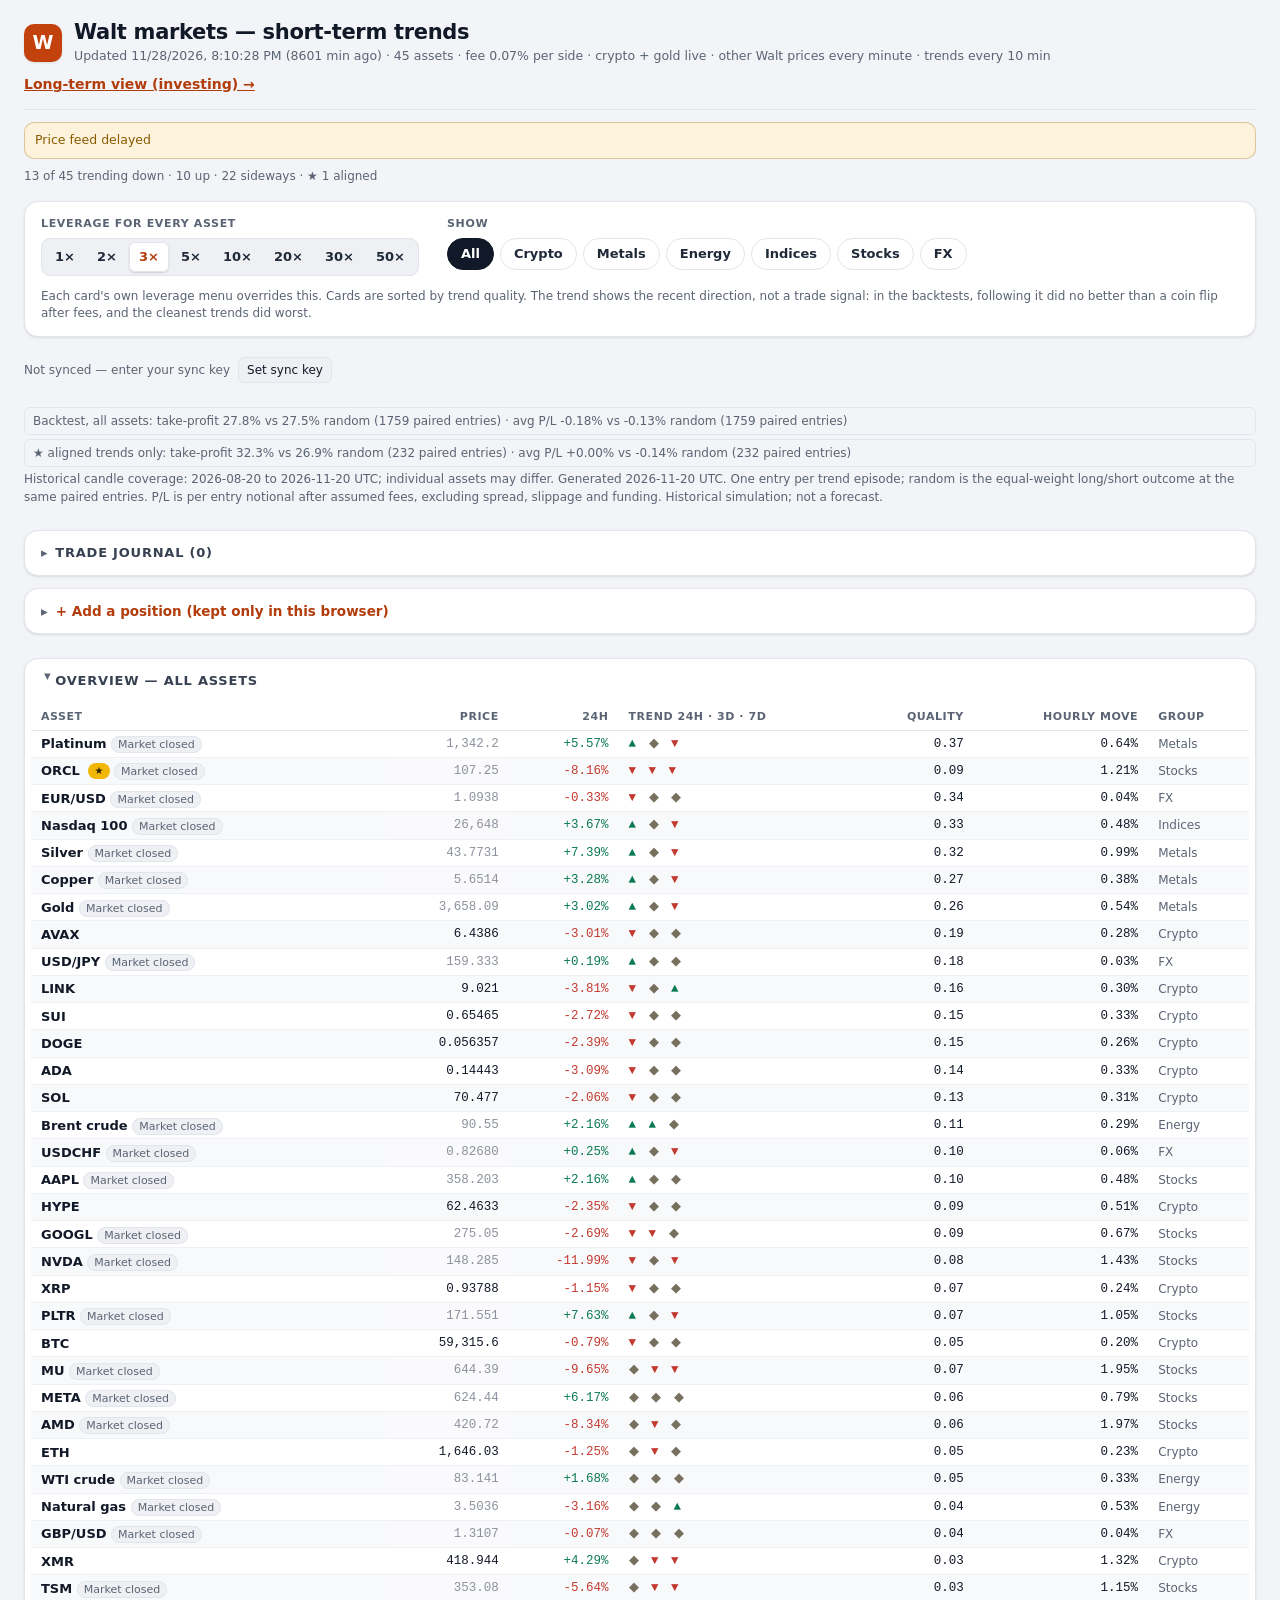
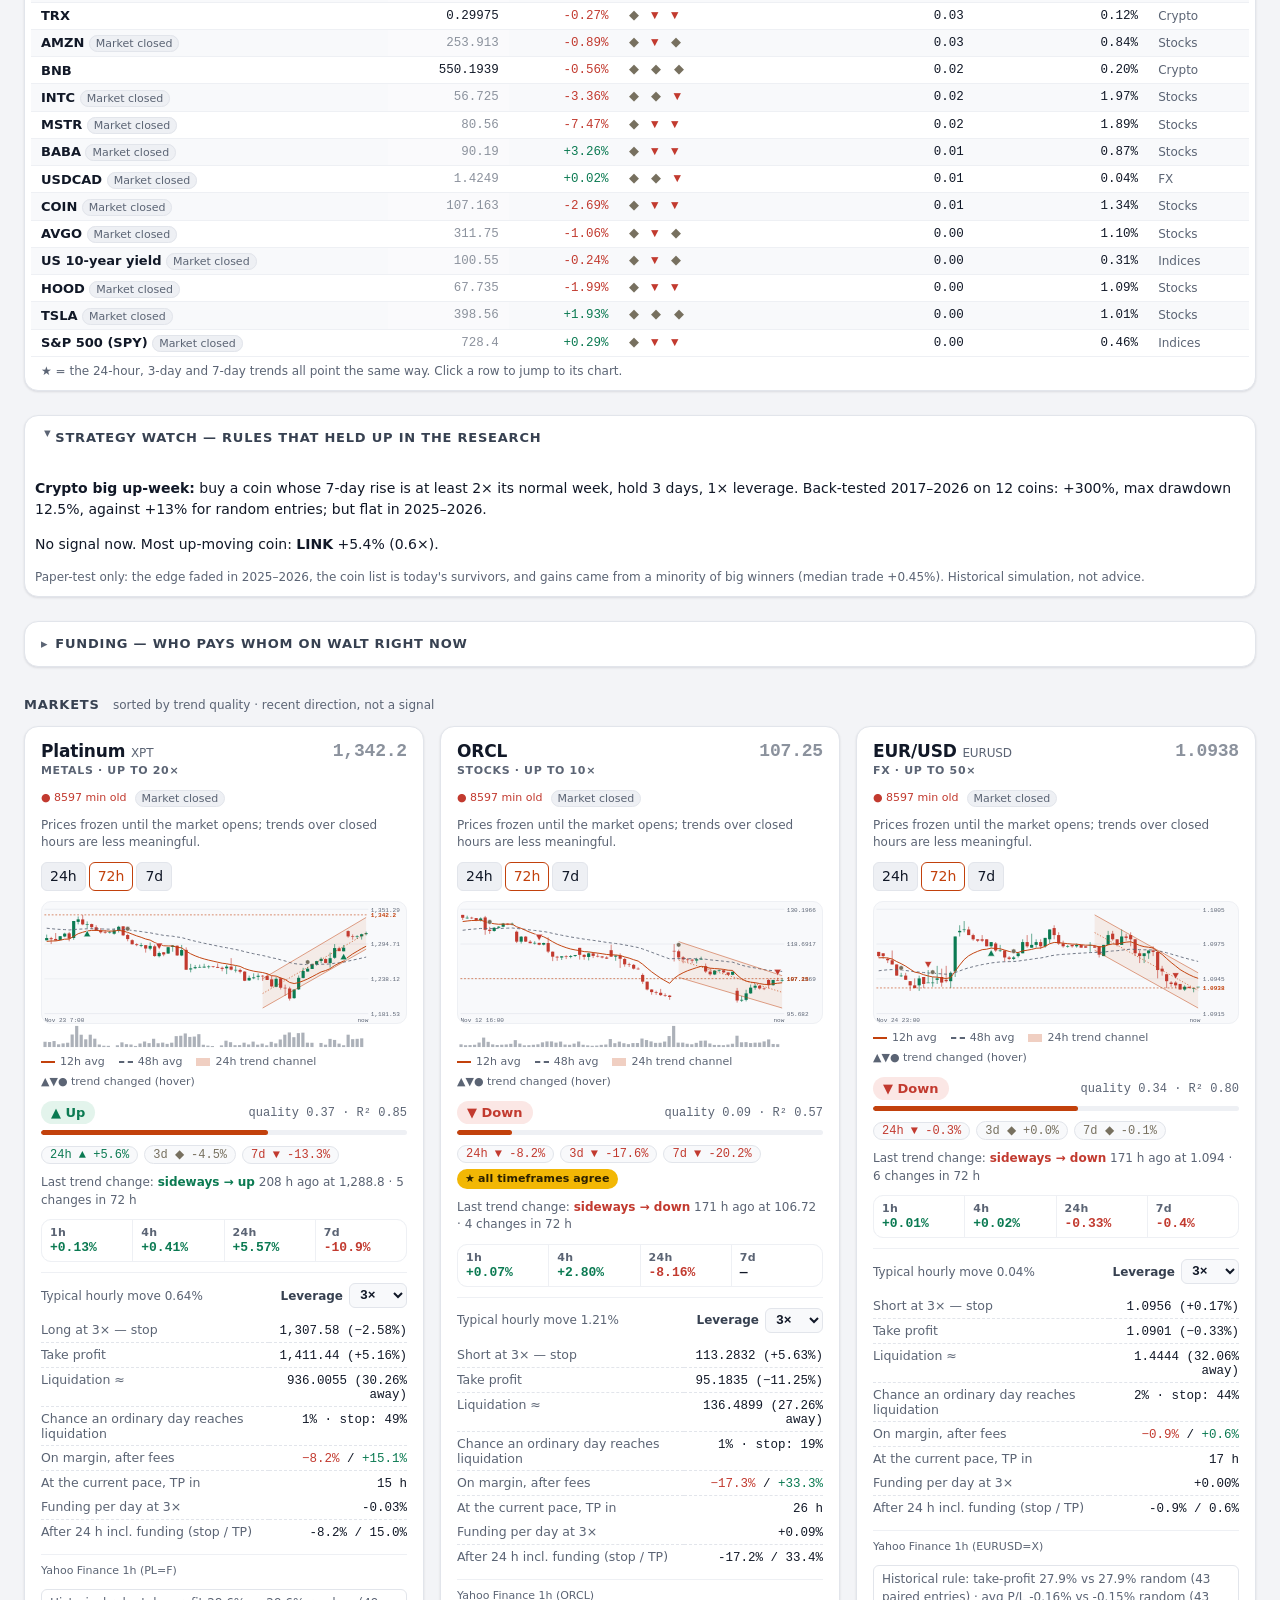
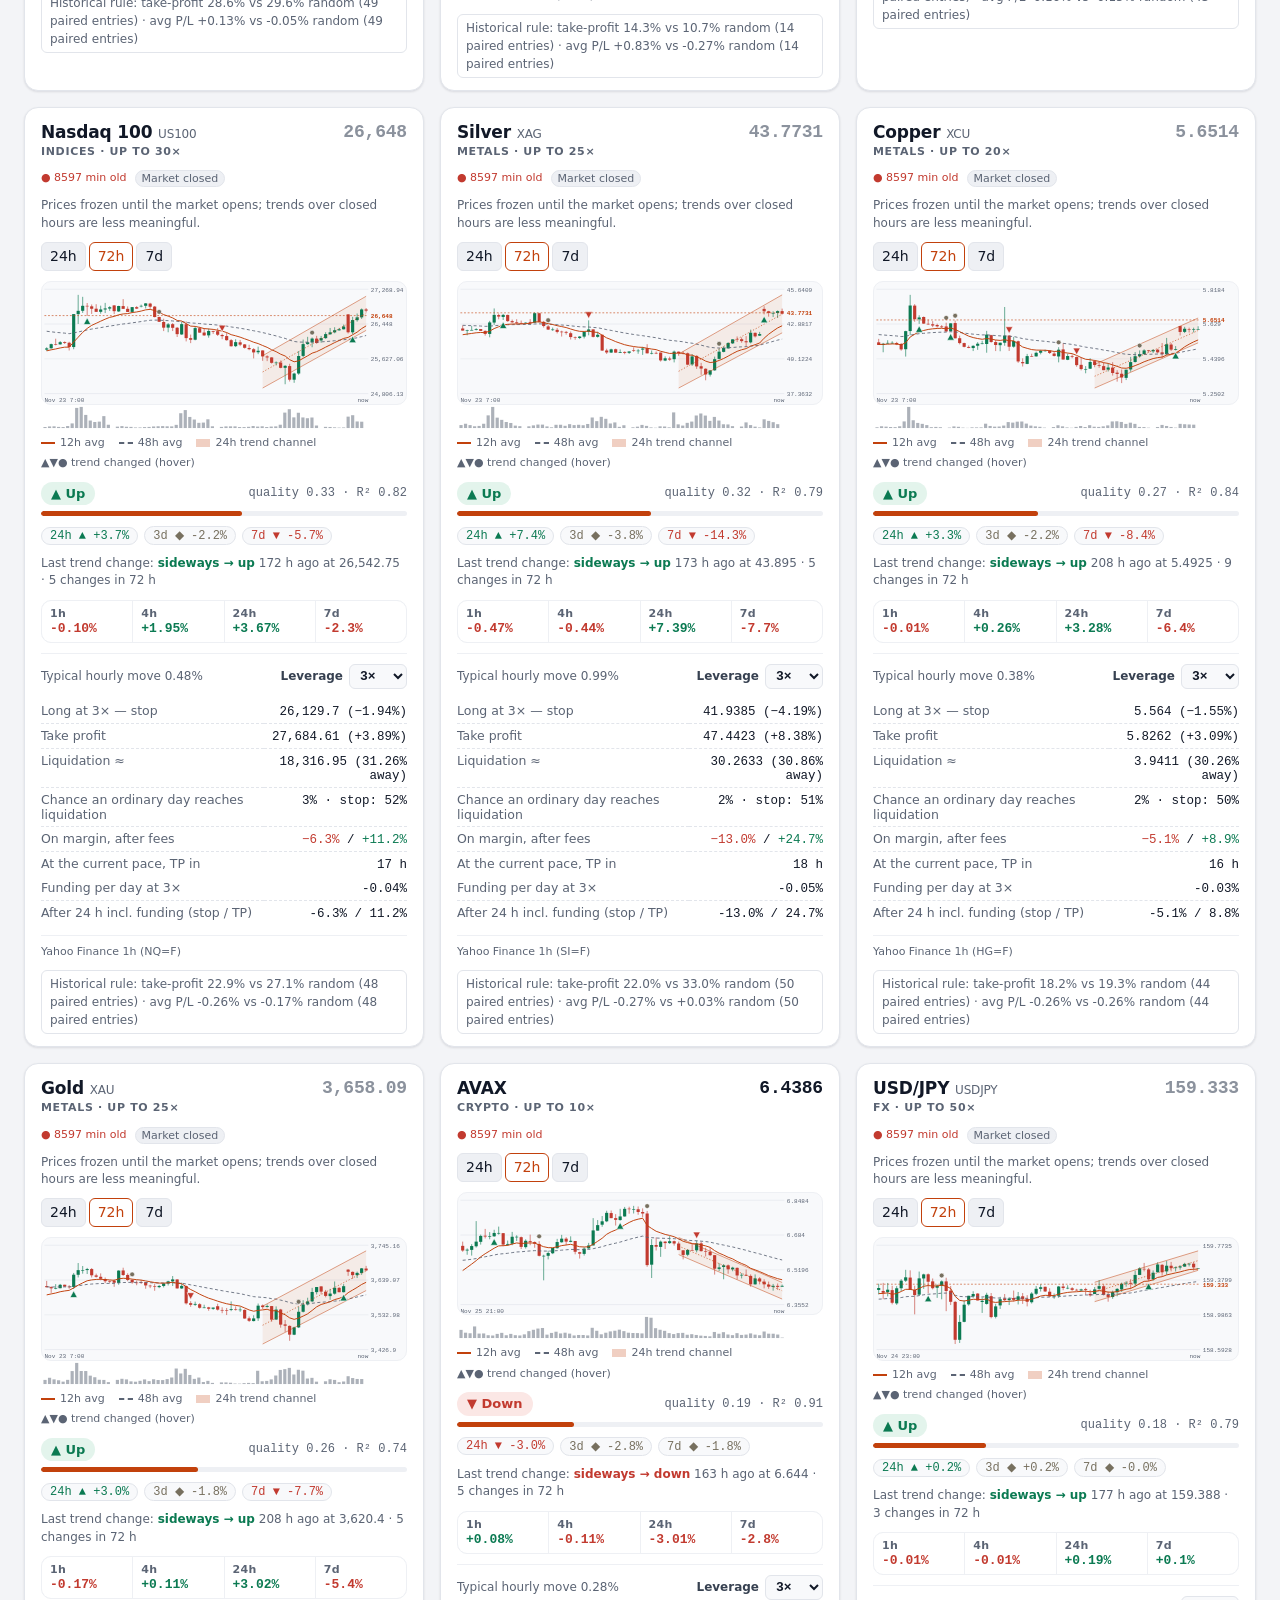
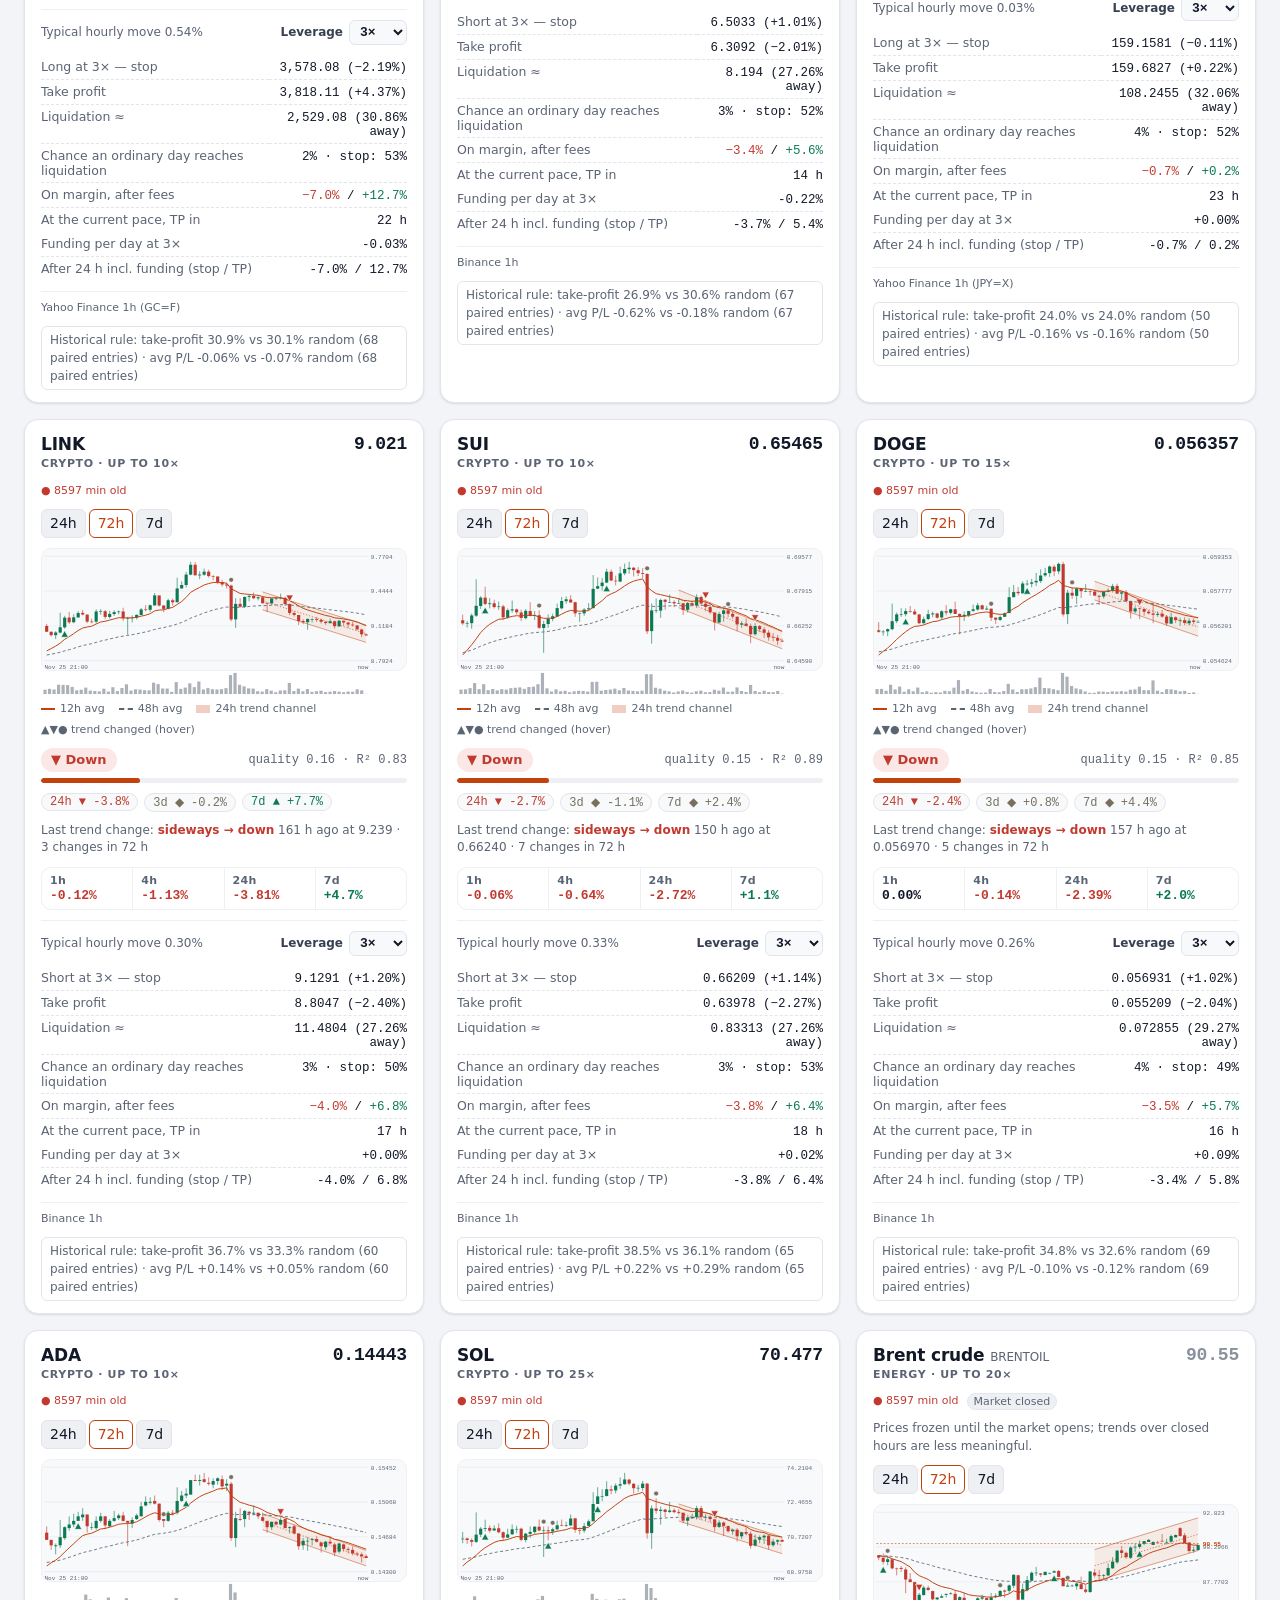
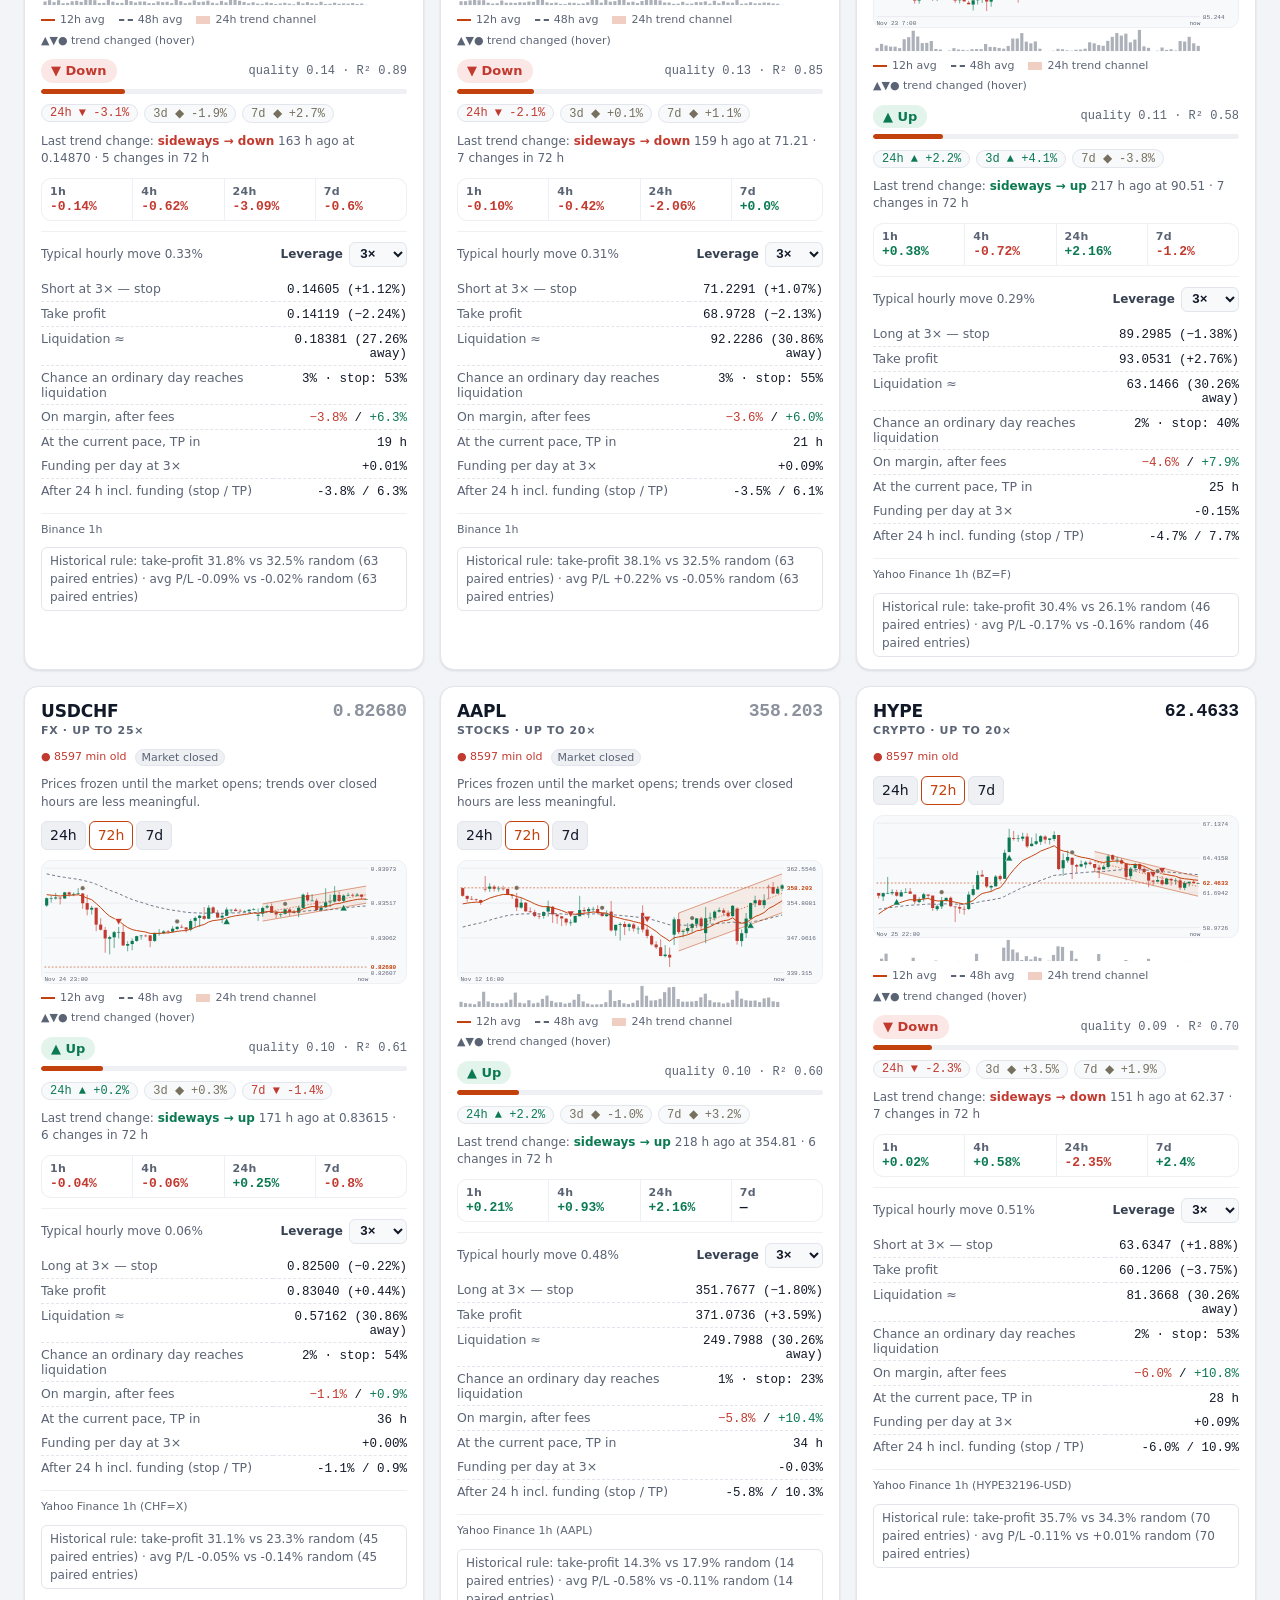
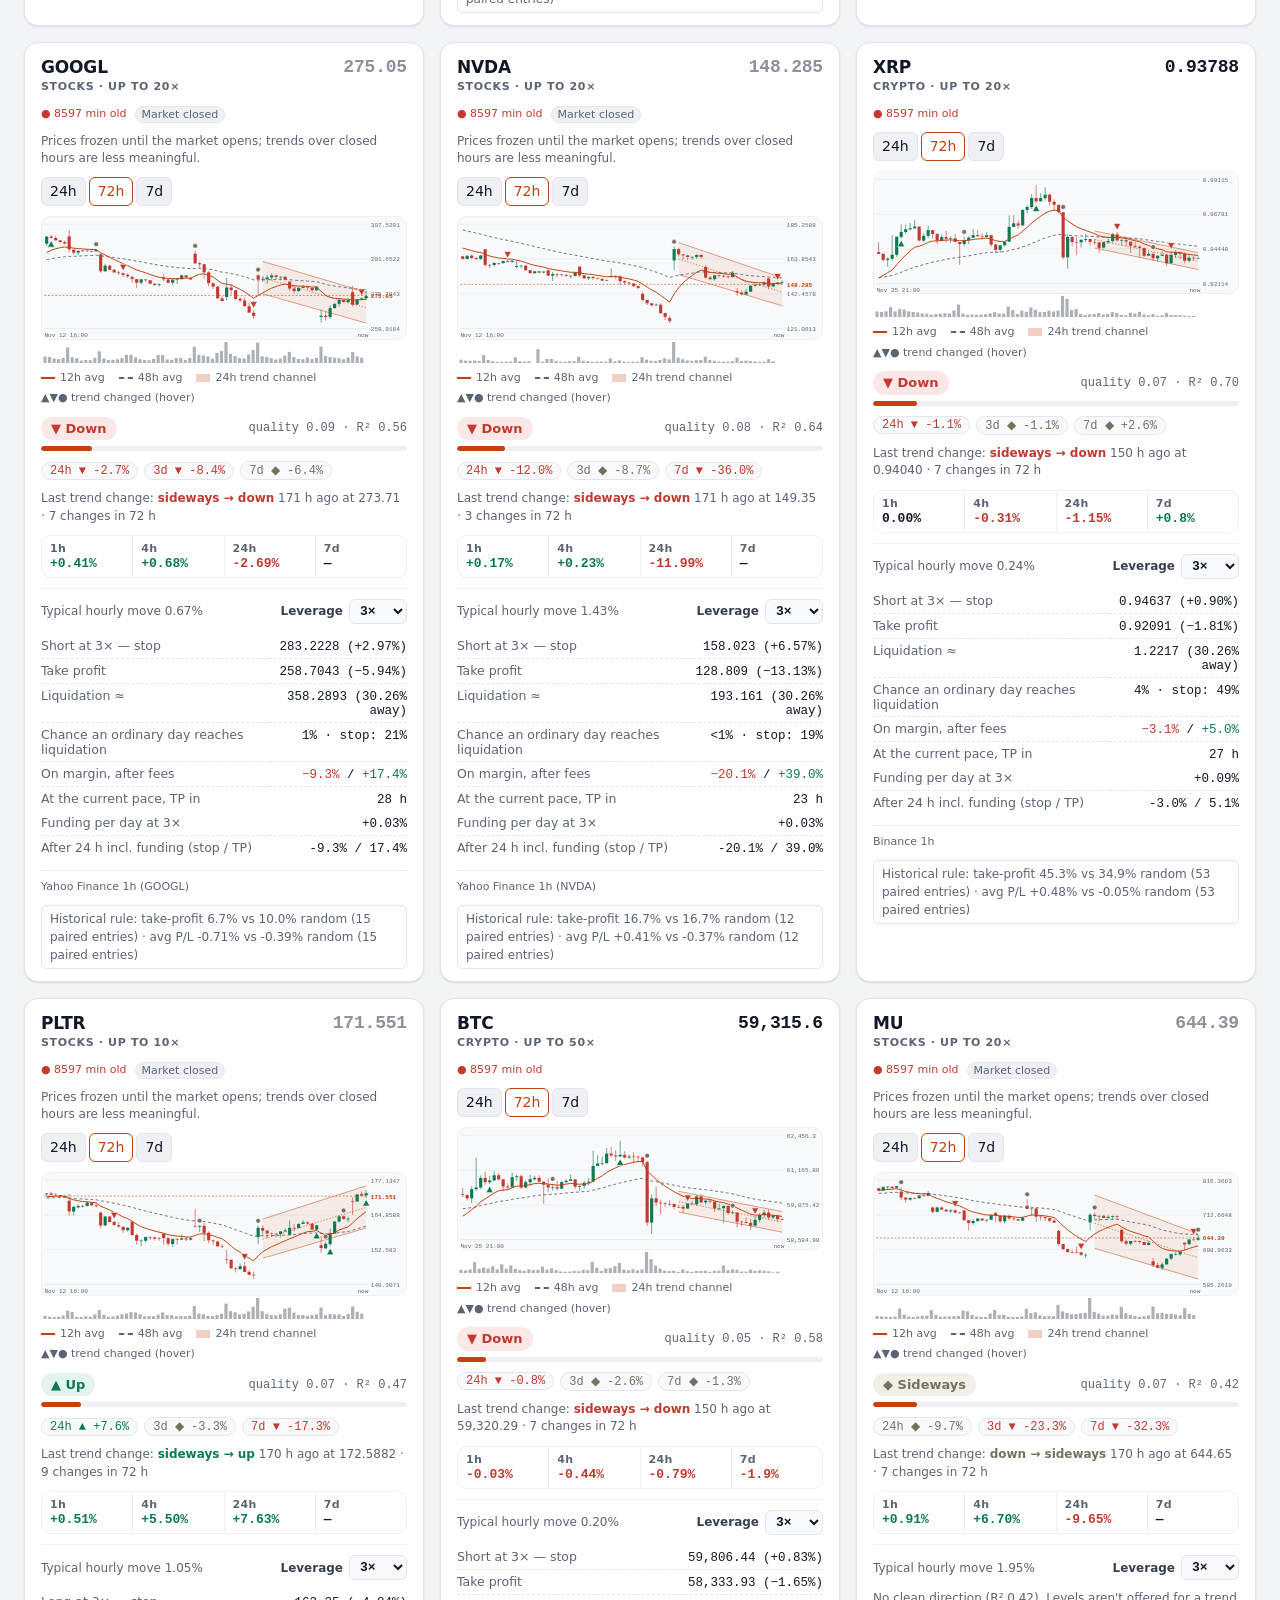
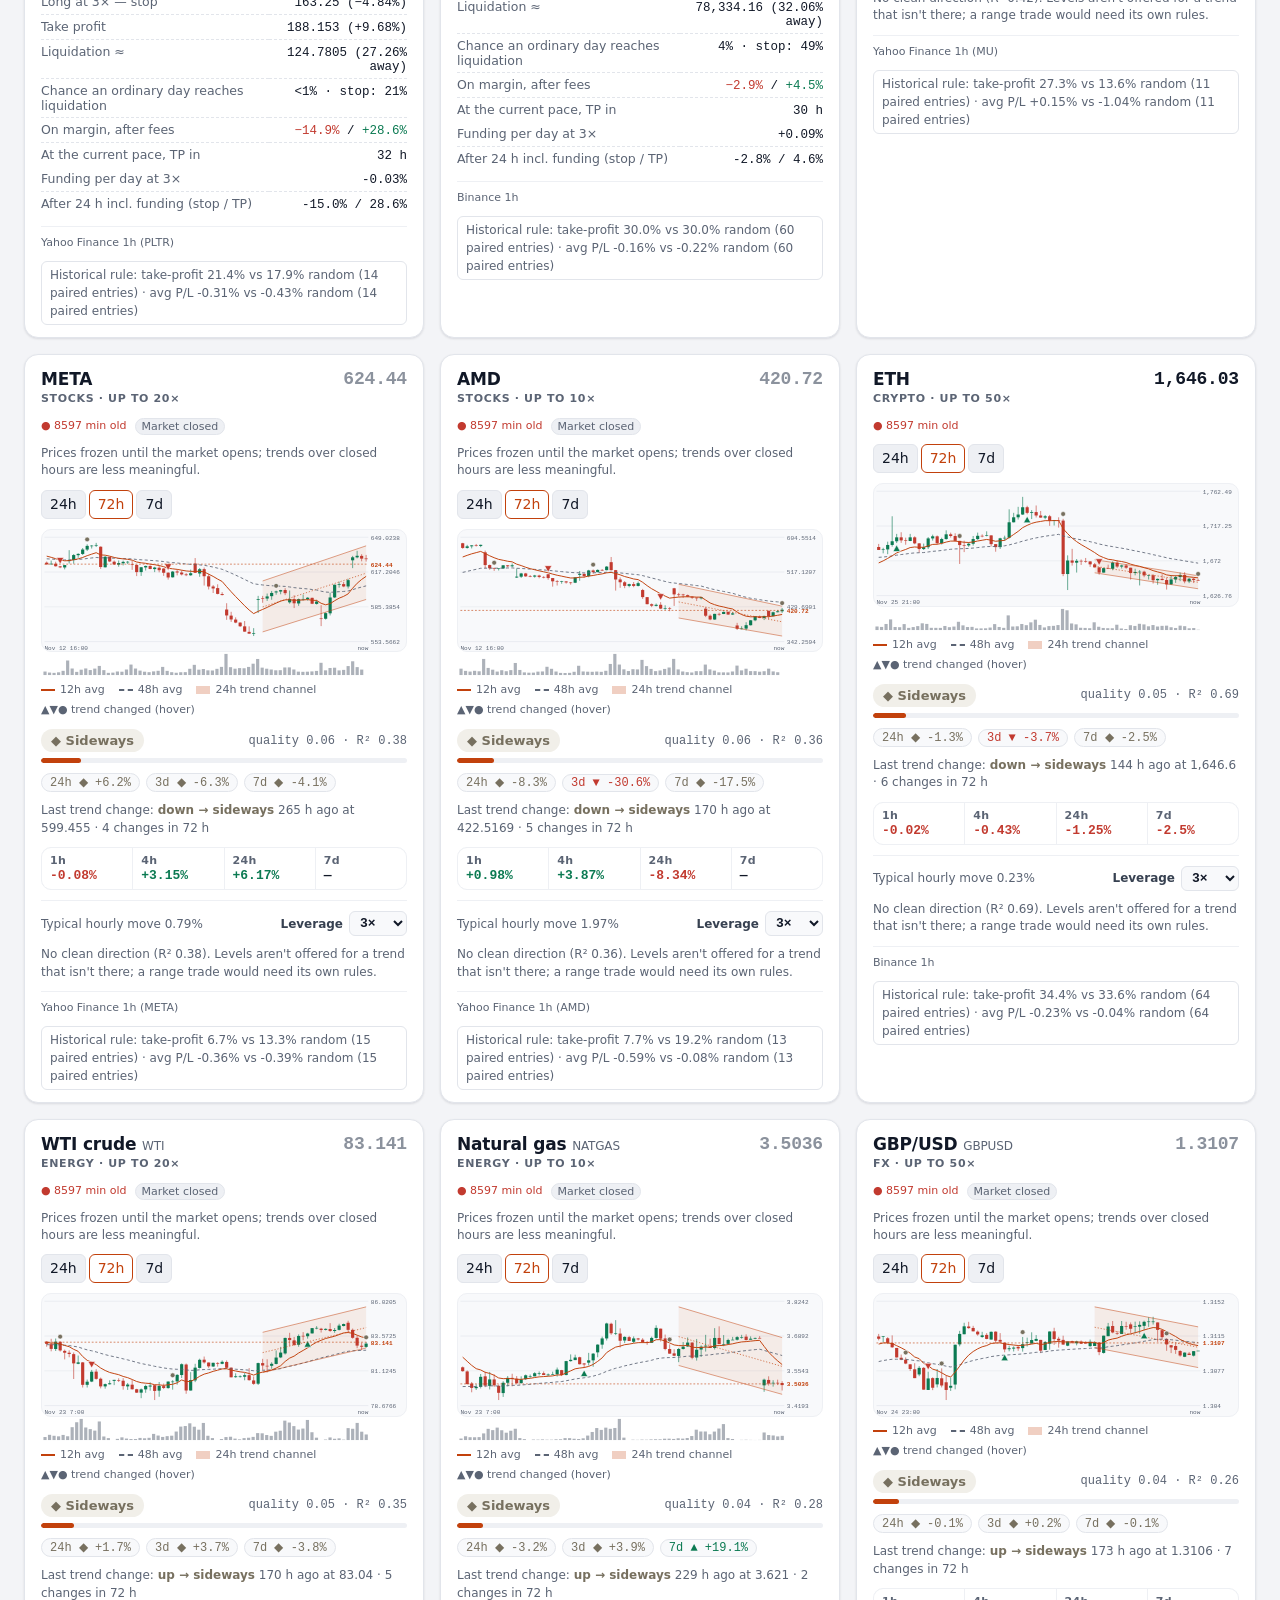
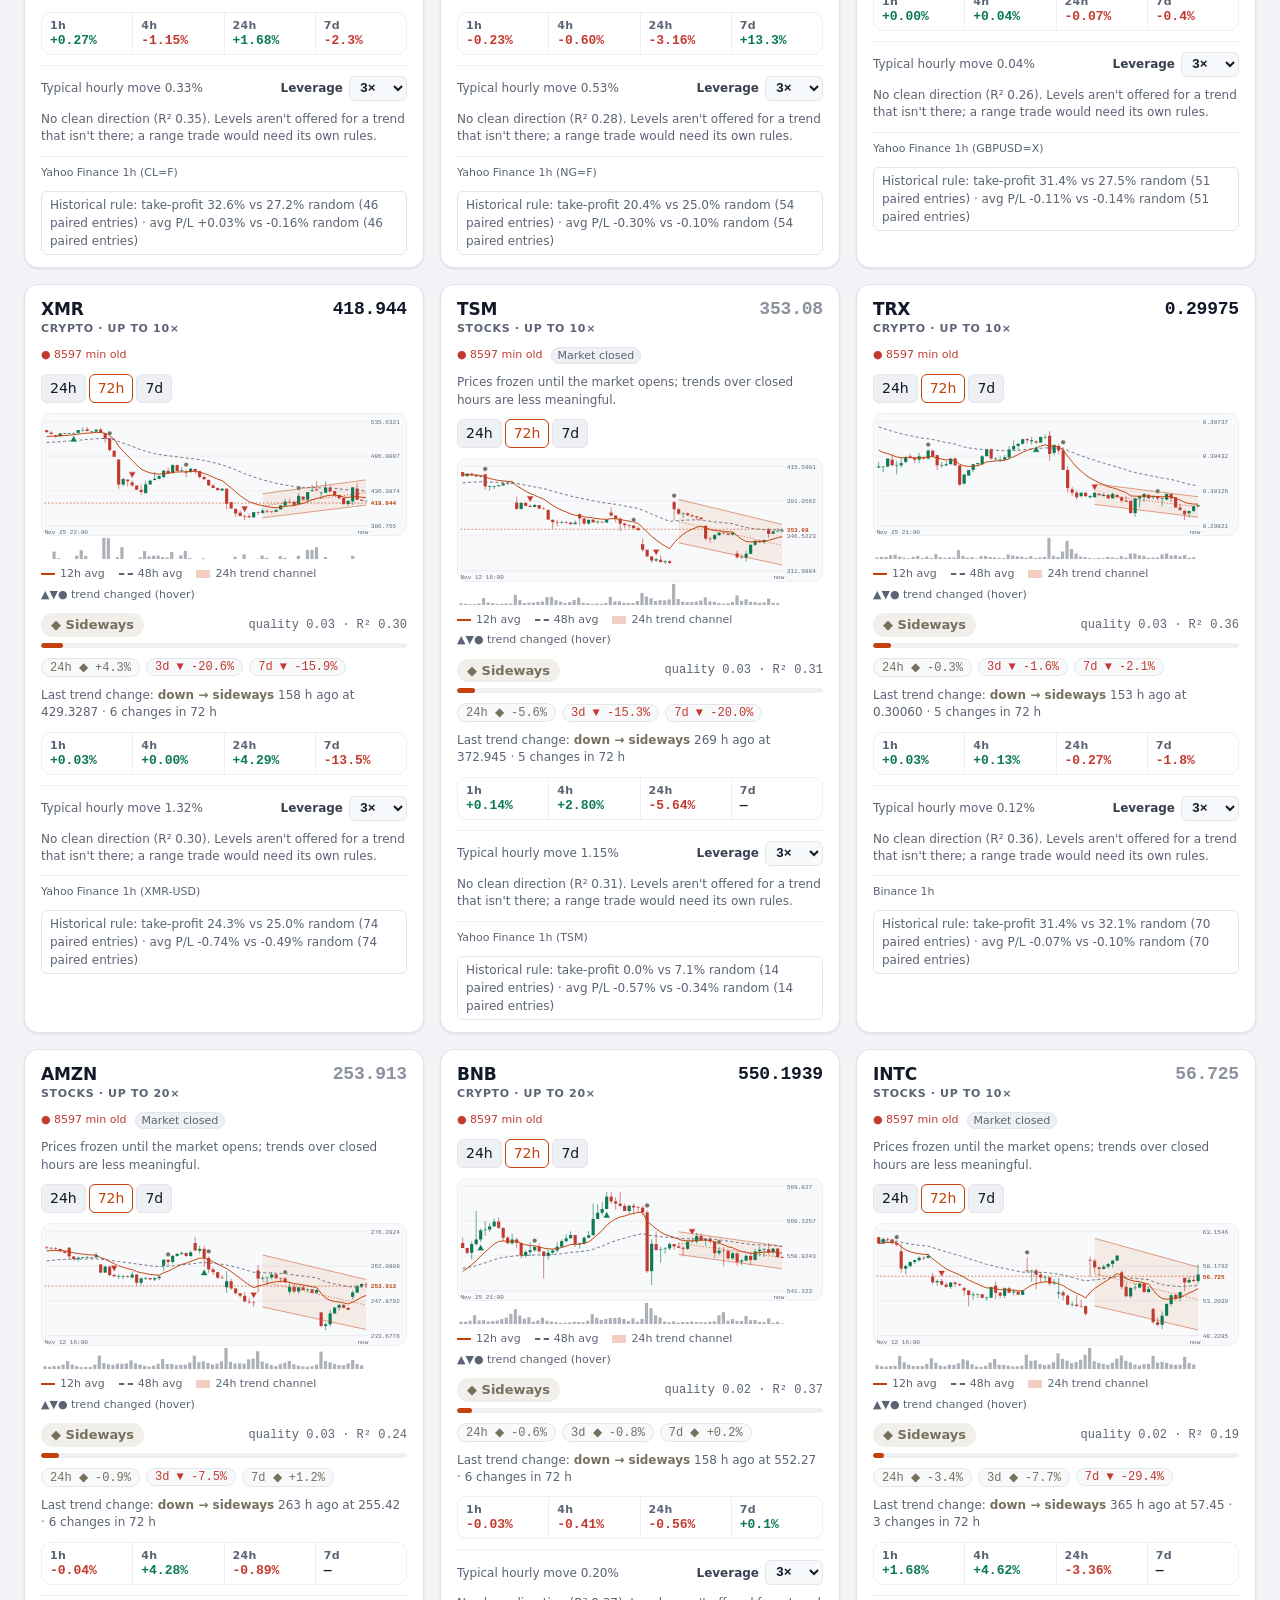
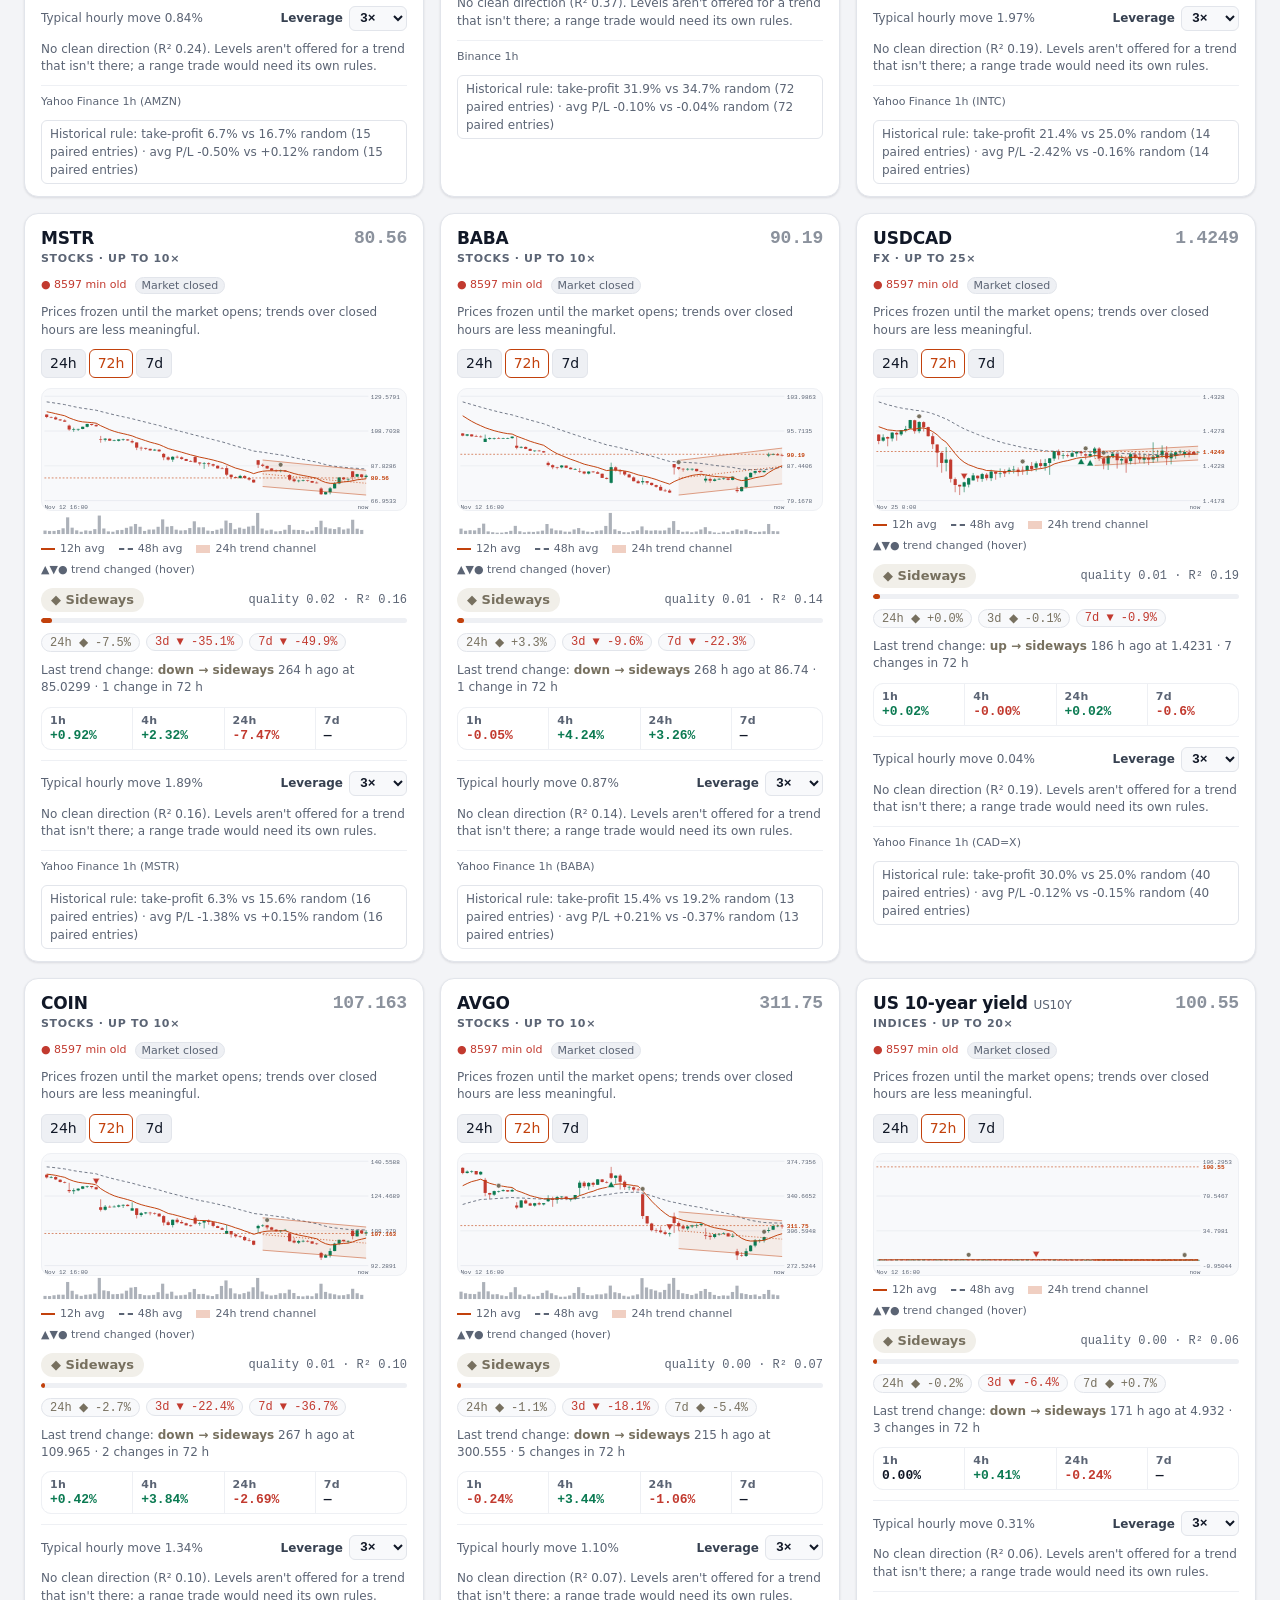
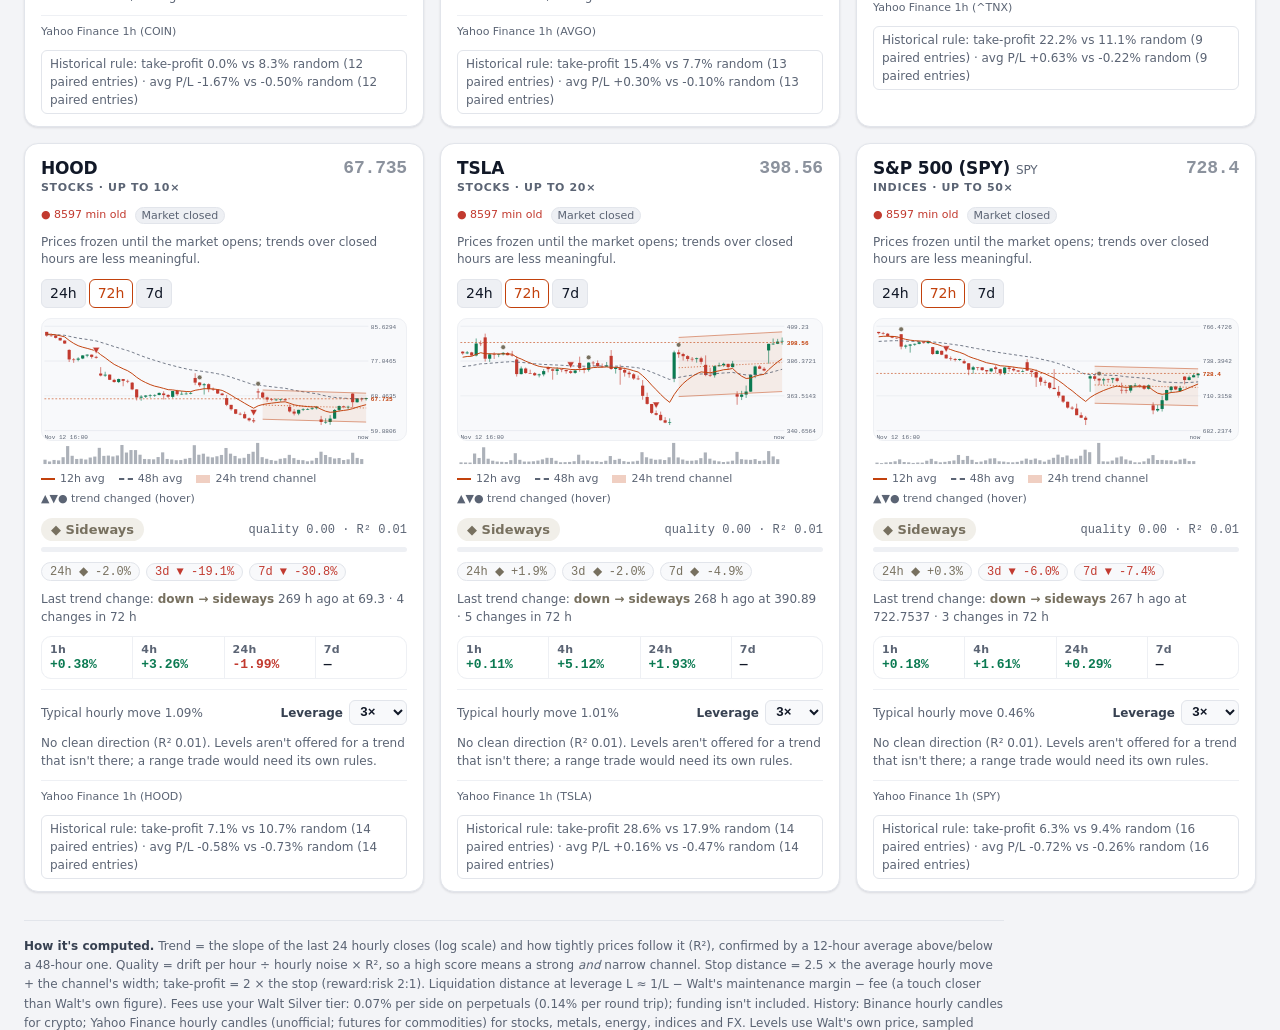
<file: index.html>
<!doctype html>
<html lang="en">
<head>
<meta charset="utf-8">
<meta name="viewport" content="width=device-width, initial-scale=1">
<title>Walt markets — short-term trends</title>
<style>
/* ---- Design tokens. Light by default; dark follows the system unless data-theme="light" is set (or data-theme="dark" forces it). ---- */
:root { color-scheme: light;
  --bg:#f3f4f7; --panel:#ffffff; --panel-2:#f8f9fb; --ink:#111827; --ink-2:#374151; --muted:#5b6474; --line:#e2e5eb; --line-2:#eef0f4;
  --chip:#eef0f4; --chip-ink:#1f2937;
  --up:#0b7a52; --up-bg:#e3f4ec; --down:#c23a2f; --down-bg:#fbe7e5; --side:#77705f; --side-bg:#f1efe9;
  --accent:#c2410c; --accent-ink:#b23c0b; --on-accent:#ffffff; --accent-soft:#fdeee5;
  --warn:#8a5a00; --warn-bg:#fdf3dc; --best:#c2410c; --gold:#f2b705; --on-gold:#2b2000;
  --shadow:0 1px 2px rgba(16,24,40,.05), 0 1px 3px rgba(16,24,40,.06); --shadow-lg:0 4px 18px rgba(16,24,40,.08);
  --r-sm:6px; --r:10px; --r-lg:14px;
  --sans: system-ui, -apple-system, "Segoe UI", Roboto, "Helvetica Neue", Arial, sans-serif;
  --mono: ui-monospace, "SF Mono", "Cascadia Mono", "Roboto Mono", Menlo, Consolas, monospace; }
@media (prefers-color-scheme: dark) { :root:not([data-theme=light]) { color-scheme: dark;
  --bg:#0b0f14; --panel:#131920; --panel-2:#171e27; --ink:#e7ecf2; --ink-2:#c9d1db; --muted:#97a3b1; --line:#253040; --line-2:#1c2531;
  --chip:#1c2530; --chip-ink:#dce3ea;
  --up:#3dd08f; --up-bg:#0f2a20; --down:#ff6f63; --down-bg:#331816; --side:#bdb29b; --side-bg:#24221d;
  --accent:#ff8a3d; --accent-ink:#ffa466; --on-accent:#1b0c00; --accent-soft:#2c1a0f;
  --warn:#f2c14e; --warn-bg:#2b230e; --best:#ff8a3d; --gold:#f5c542; --on-gold:#221a00;
  --shadow:0 1px 2px rgba(0,0,0,.4); --shadow-lg:0 6px 24px rgba(0,0,0,.45); } }
:root[data-theme=dark] { color-scheme: dark;
  --bg:#0b0f14; --panel:#131920; --panel-2:#171e27; --ink:#e7ecf2; --ink-2:#c9d1db; --muted:#97a3b1; --line:#253040; --line-2:#1c2531;
  --chip:#1c2530; --chip-ink:#dce3ea;
  --up:#3dd08f; --up-bg:#0f2a20; --down:#ff6f63; --down-bg:#331816; --side:#bdb29b; --side-bg:#24221d;
  --accent:#ff8a3d; --accent-ink:#ffa466; --on-accent:#1b0c00; --accent-soft:#2c1a0f;
  --warn:#f2c14e; --warn-bg:#2b230e; --best:#ff8a3d; --gold:#f5c542; --on-gold:#221a00;
  --shadow:0 1px 2px rgba(0,0,0,.4); --shadow-lg:0 6px 24px rgba(0,0,0,.45); }

/* ---- Base ---- */
* { box-sizing:border-box; }
html { -webkit-text-size-adjust:100%; }
body { margin:0; background:var(--bg); color:var(--ink); font:14px/1.5 var(--sans); font-variant-numeric:tabular-nums; -webkit-font-smoothing:antialiased; }
.wrap { max-width:1440px; margin:0 auto; padding:20px 24px 32px; }
.muted { color:var(--muted); } a { color:var(--accent-ink); }
button { font:inherit; }
:focus-visible { outline:2px solid var(--accent); outline-offset:2px; }
details > summary { list-style:none; } details > summary::-webkit-details-marker { display:none; }
details > summary::before { content:"▸"; display:inline-block; width:1.1em; color:var(--muted); transition:transform .15s; }
details[open] > summary::before { transform:rotate(90deg); }

/* ---- Header ---- */
header { display:flex; flex-wrap:wrap; align-items:center; justify-content:space-between; gap:8px 16px; padding-bottom:14px;
  border-bottom:1px solid var(--line); }
header > div { display:flex; align-items:center; gap:12px; min-width:0; }
.brand { flex:none; display:grid; place-items:center; width:38px; height:38px; border-radius:10px; background:var(--accent);
  color:var(--on-accent); font:800 19px/1 var(--sans); box-shadow:var(--shadow); }
h1 { margin:0; font-size:21px; line-height:1.2; font-weight:750; letter-spacing:-.015em; }
#meta { font-size:12.5px; margin-top:2px; }
.topnav a { font-weight:600; }

/* ---- Section titles ---- */
.sec { margin:28px 0 12px; font-size:13px; font-weight:700; letter-spacing:.06em; text-transform:uppercase; color:var(--ink-2); }
.sec small { margin-left:8px; font-size:12px; font-weight:500; letter-spacing:0; text-transform:none; color:var(--muted); }
#mypos:not(:empty)::before { content:"Your positions"; display:block; margin:6px 0 -2px; font-size:13px; font-weight:700;
  letter-spacing:.06em; text-transform:uppercase; color:var(--ink-2); }

/* ---- Controls ---- */
.bar { display:flex; flex-wrap:wrap; gap:12px 28px; align-items:flex-start; margin:16px 0 4px; padding:14px 16px;
  background:var(--panel); border:1px solid var(--line); border-radius:var(--r-lg); box-shadow:var(--shadow); }
.ctl-label { font-size:11px; font-weight:650; letter-spacing:.06em; text-transform:uppercase; color:var(--muted); margin-bottom:6px; }
.bar .note { flex:1 1 260px; align-self:center; }
.seg { display:inline-flex; flex-wrap:wrap; gap:2px; padding:3px; background:var(--chip); border:1px solid var(--line); border-radius:9px; }
.seg button { border:0; background:transparent; color:var(--chip-ink); border-radius:6px; padding:5px 10px; min-width:40px;
  font-weight:600; font-size:13px; cursor:pointer; }
.seg button:hover { background:var(--panel); }
.seg button.on { background:var(--panel); color:var(--accent-ink); box-shadow:0 1px 2px rgba(0,0,0,.14), inset 0 0 0 1px var(--line); }
.chips { display:flex; flex-wrap:wrap; gap:6px; }
.chips button { border:1px solid var(--line); background:var(--panel); color:var(--chip-ink); border-radius:999px; padding:5px 13px;
  font-size:13px; font-weight:550; cursor:pointer; }
.chips button:hover { border-color:var(--muted); }
.chips button.on { background:var(--ink); border-color:var(--ink); color:var(--panel); }

/* ---- Shared bits ---- */
.trend { font-weight:700; } .t-up { color:var(--up); } .t-down { color:var(--down); } .t-sideways { color:var(--side); }
.pos { color:var(--up); } .neg { color:var(--down); }
.note { font-size:12px; color:var(--muted); line-height:1.45; }
.warn { color:var(--warn); background:var(--warn-bg); border:1px solid color-mix(in srgb, var(--warn) 30%, transparent);
  border-radius:var(--r); padding:8px 10px; font-size:12.5px; line-height:1.5; }
.fixlev { margin-left:6px; border:1px solid var(--warn); background:transparent; color:var(--warn); border-radius:var(--r-sm);
  padding:2px 8px; font-weight:650; cursor:pointer; }
.fixlev:hover { background:var(--warn); color:var(--panel); }
.dot { display:inline-block; width:7px; height:7px; border-radius:50%; background:var(--up); margin-right:8px; vertical-align:middle;
  box-shadow:0 0 0 3px color-mix(in srgb, var(--up) 25%, transparent); animation:pulse 2s infinite; }
@keyframes pulse { 50% { opacity:.35; } }
@media (prefers-reduced-motion: reduce) { .dot { animation:none; } }
/* ★ "all timeframes agree" */
.al { display:inline-flex; align-items:center; gap:3px; background:var(--gold); color:var(--on-gold); border-radius:999px;
  padding:1px 8px; font:750 11px/1.6 var(--sans); letter-spacing:.01em; white-space:nowrap; }
.tf .al::before { content:"★"; }

/* ---- Overview table ---- */
.overview, .addpos { margin:0; background:var(--panel); border:1px solid var(--line); border-radius:var(--r-lg); box-shadow:var(--shadow); }
.overview > summary, .addpos > summary { cursor:pointer; padding:12px 16px; font-weight:650; }
.overview { margin-top:24px; }
.overview > summary { font-size:13px; letter-spacing:.06em; text-transform:uppercase; color:var(--ink-2); }
#ov { padding:0 6px 10px; overflow-x:auto; }
#ov > .note { padding:0 10px; }
.ovt { width:100%; border-collapse:collapse; font:12.5px/1.3 var(--mono); }
.ovt th { text-align:left; font:650 11px var(--sans); letter-spacing:.05em; text-transform:uppercase; color:var(--muted);
  padding:7px 10px; border-bottom:1px solid var(--line); white-space:nowrap; }
.ovt td { padding:5px 10px; border-bottom:1px solid var(--line-2); white-space:nowrap; }
.ovt tbody tr { cursor:pointer; } .ovt tbody tr:nth-child(even) td { background:var(--panel-2); }
.ovt tbody tr:hover td { background:var(--accent-soft); }
.ovt td:first-child { font:600 13px var(--sans); color:var(--ink); }
.ovt td:nth-child(4) { letter-spacing:.2em; }
.ovt td:last-child { font:12px var(--sans); color:var(--muted); }
.ovt .r { text-align:right; }
.ovt .al { padding:0 6px; margin-left:4px; font-size:10px; vertical-align:1px; }
@media (max-width:700px) { .ovt .hide { display:none; } }

/* ---- Add-position form ---- */
.addpos { margin-top:12px; }
.addpos > summary { color:var(--accent-ink); font-size:13.5px; }
.addpos form { display:grid; grid-template-columns:repeat(auto-fill,minmax(170px,1fr)); gap:10px 12px; padding:2px 16px 16px; }
.addpos label { display:grid; gap:4px; font-size:11.5px; font-weight:600; color:var(--muted); }
.addpos input, .addpos select { font:13.5px var(--sans); background:var(--panel-2); color:var(--ink); border:1px solid var(--line);
  border-radius:var(--r-sm); padding:7px 9px; min-width:0; }
.addpos input:focus, .addpos select:focus { outline:none; border-color:var(--accent); box-shadow:0 0 0 3px var(--accent-soft); }
.addpos button { align-self:end; background:var(--accent); color:var(--on-accent); border:0; border-radius:8px; padding:9px 14px;
  font-weight:700; cursor:pointer; }

/* ---- Asset cards ---- */
.grid { display:grid; grid-template-columns:repeat(auto-fill,minmax(400px,1fr)); gap:16px; }
.card { background:var(--panel); border:1px solid var(--line); border-radius:var(--r-lg); padding:14px 16px 12px; display:grid; gap:10px;
  position:relative; box-shadow:var(--shadow); align-content:start; scroll-margin-top:12px; min-width:0; }
.card.best { border-color:var(--best); box-shadow:0 0 0 1px var(--best), 0 0 0 6px color-mix(in srgb, var(--best) 15%, transparent), var(--shadow-lg);
  background:linear-gradient(180deg, color-mix(in srgb, var(--best) 8%, var(--panel)) 0, var(--panel) 140px); }
.badge { position:absolute; top:-12px; left:14px; background:var(--best); color:var(--on-accent); font-size:11px; font-weight:800;
  letter-spacing:.06em; text-transform:uppercase; padding:3px 10px; border-radius:999px; box-shadow:var(--shadow); }
.badge::before { content:"◆ "; }
.card.best .top { padding-top:4px; }
.top { display:flex; justify-content:space-between; gap:10px; align-items:flex-start; }
.sym { font-weight:750; font-size:17px; letter-spacing:-.01em; line-height:1.25; }
.grp { font-size:11px; font-weight:600; color:var(--muted); text-transform:uppercase; letter-spacing:.06em; margin-top:1px; }
.px { font:700 18px/1.2 var(--mono); text-align:right; white-space:nowrap; letter-spacing:-.01em; }
.trendrow { display:flex; justify-content:space-between; align-items:center; gap:8px; flex-wrap:wrap; }
.trendrow .trend { font-size:13px; padding:2px 10px; border-radius:999px; }
.trendrow .t-up { background:var(--up-bg); } .trendrow .t-down { background:var(--down-bg); } .trendrow .t-sideways { background:var(--side-bg); }
.qual { font:12px var(--mono); color:var(--muted); }
.meter { height:5px; background:var(--chip); border-radius:3px; overflow:hidden; margin-top:-4px; }
.meter i { display:block; height:100%; border-radius:3px; background:var(--accent); }
.tf { display:flex; gap:6px; flex-wrap:wrap; align-items:center; font:12px var(--mono); }
.tf > span:not(.al) { border:1px solid var(--line); background:var(--panel-2); border-radius:999px; padding:1px 8px; }
svg.chart { width:100%; height:auto; display:block; background:var(--panel-2); border:1px solid var(--line-2); border-radius:var(--r); }
svg.chart .ax { font:10px var(--mono); fill:var(--muted); }
.legend { display:flex; flex-wrap:wrap; gap:4px 14px; font-size:11px; color:var(--muted); margin-top:-4px; }
.legend i { display:inline-block; width:14px; height:2px; vertical-align:middle; margin-right:5px; }
.legend i.dash { border-top:2px dashed var(--muted); height:0; } .legend i.chan { height:8px; background:var(--accent); opacity:.25; }
.chg { display:grid; grid-template-columns:repeat(4,1fr); gap:1px; background:var(--line-2); border:1px solid var(--line-2);
  border-radius:var(--r); overflow:hidden; font:600 11px var(--sans); color:var(--muted); letter-spacing:.03em; }
.chg > span { display:flex; flex-direction:column; gap:1px; padding:6px 8px; background:var(--panel); }
.chg b { font:650 13px var(--mono); color:var(--ink); letter-spacing:0; } .chg b.pos { color:var(--up); } .chg b.neg { color:var(--down); }
.lv { display:flex; justify-content:space-between; align-items:center; gap:8px; font-size:12px; padding-top:10px; border-top:1px solid var(--line-2); }
.lv label { display:flex; align-items:center; gap:6px; font-weight:600; color:var(--ink-2); }
.lv select { font:600 13px var(--mono); background:var(--panel-2); color:var(--ink); border:1px solid var(--line); border-radius:var(--r-sm); padding:3px 6px; }
.card table { width:100%; border-collapse:collapse; font:12.5px var(--mono); }
.card td { padding:4px 0; border-bottom:1px dashed var(--line); vertical-align:baseline; }
.card tr:last-child td { border-bottom:0; }
.card td:last-child { text-align:right; } .card td:first-child { font:12.5px var(--sans); color:var(--muted); padding-right:8px; }
tr.bad td { color:var(--down); font-weight:700; } .card tr.bad td:first-child { color:var(--down); }
.src { font-size:11px; padding-top:8px; border-top:1px solid var(--line-2); }
.empty { opacity:.75; }

/* ---- Position card ---- */
#mypos { display:grid; gap:14px; margin-top:24px; }
.poscard { background:var(--panel); border:1px solid var(--line); border-left:4px solid var(--accent); border-radius:var(--r-lg);
  padding:16px 18px; display:grid; gap:16px; box-shadow:var(--shadow-lg); min-width:0; }
.poscard h2 { margin:0; font-size:18px; font-weight:750; letter-spacing:-.01em; display:flex; flex-wrap:wrap; align-items:center; gap:8px; }
.side { font-size:12px; font-weight:800; letter-spacing:.06em; padding:2px 9px; border-radius:999px; }
.side.short { background:var(--down-bg); color:var(--down); } .side.long { background:var(--up-bg); color:var(--up); }
.poscard .kpis { display:grid; grid-template-columns:repeat(auto-fit,minmax(150px,1fr)); gap:8px; }
@media (min-width:900px) { .poscard .kpis { grid-template-columns:repeat(4,1fr); } }
.poscard .kpi { background:var(--panel-2); border:1px solid var(--line-2); border-radius:var(--r); padding:9px 11px; min-width:0; }
.poscard .kpi span { display:block; font-size:11.5px; color:var(--muted); }
.poscard .kpi span:first-child { font-weight:600; margin-bottom:2px; }
.poscard .kpi b { display:block; font:700 16px/1.3 var(--mono); }
.poscard .kpi.hl { border-color:var(--line); background:var(--chip); }
.poscard .kpi.hl b { font-size:18px; }
.poscard .ok { color:var(--up); } .poscard .bad { color:var(--down); } .poscard .mid { color:var(--warn); }
.sub { font-size:12px; font-weight:700; letter-spacing:.06em; text-transform:uppercase; color:var(--ink-2); }
.sub + .muted { font-size:12px; }
.poscard ul { margin:8px 0 0; padding:0; list-style:none; display:grid; gap:5px; }
.poscard li { position:relative; padding:6px 10px 6px 32px; border-radius:var(--r-sm); background:var(--panel-2); font-size:13px; color:var(--ink-2); }
.poscard li::before { content:"i"; position:absolute; left:9px; top:8px; width:16px; height:16px; border-radius:50%; display:grid; place-items:center;
  font:800 10px/1 var(--sans); background:var(--chip); color:var(--muted); }
.poscard li.ok { background:var(--up-bg); color:var(--ink); } .poscard li.ok::before { content:"✓"; background:var(--up); color:var(--panel); }
.poscard li.bad { background:var(--down-bg); color:var(--ink); } .poscard li.bad::before { content:"!"; background:var(--down); color:var(--panel); }
.poscard li.mid { background:var(--warn-bg); color:var(--ink); } .poscard li.mid::before { content:"~"; background:var(--warn); color:var(--panel); }
.actions { display:flex; gap:8px; flex-wrap:wrap; padding-top:12px; border-top:1px solid var(--line-2); }
.poscard .rm { border:1px solid var(--line); background:var(--panel); color:var(--ink-2); border-radius:8px; padding:6px 12px;
  font-weight:600; font-size:12.5px; cursor:pointer; }
.poscard .rm:hover { border-color:var(--muted); } .poscard .rm[data-rm]:hover { border-color:var(--down); color:var(--down); }
.rules { width:100%; border-collapse:collapse; margin-top:8px; font:13px var(--mono); }
.rules th { text-align:left; font:650 11px var(--sans); letter-spacing:.05em; text-transform:uppercase; color:var(--muted); padding:5px 10px;
  border-bottom:1px solid var(--line); }
.rules td { padding:7px 10px; border-bottom:1px solid var(--line-2); vertical-align:baseline; }
.rules td:first-child { font:600 13px var(--sans); }
.rules td:last-child { font:12px var(--sans); }

footer { margin:28px 0 8px; padding-top:16px; border-top:1px solid var(--line); font-size:12px; color:var(--muted); line-height:1.6; max-width:980px; }
footer b { color:var(--ink-2); }

/* ---- Phone ---- */
@media (max-width:600px) {
  .wrap { padding:14px 16px 24px; }
  h1 { font-size:18px; } .brand { width:32px; height:32px; font-size:16px; border-radius:8px; }
  .bar { padding:12px; gap:14px; }
  .bar > div:not(.note) { width:100%; }
  .seg { display:grid; grid-template-columns:repeat(4,1fr); width:100%; }
  .seg button { min-width:0; padding:6px 0; }
  .grid { grid-template-columns:1fr; gap:14px; }
  .card { padding:12px; }
  .px { font-size:16px; }
  .chg > span { padding:5px 6px; }
  #ov { padding:0 2px 10px; }
  .ovt { font-size:11.5px; } .ovt th, .ovt td { padding-left:4px; padding-right:4px; } .ovt th { font-size:10px; letter-spacing:.02em; white-space:normal; }
  .ovt td:first-child { font-size:12.5px; white-space:normal; }
  .ovt td:nth-child(4) { letter-spacing:0; }
  .ovt .al { margin-left:2px; padding:0 4px; }
  .poscard { padding:14px 12px; }
  .poscard .kpis { grid-template-columns:1fr 1fr; }
  .poscard .kpi.hl { grid-column:1 / -1; }
  .rules, .rules tbody { display:block; }
  .rules tr { display:grid; grid-template-columns:84px 1fr 1fr; column-gap:8px; padding:6px 0; border-bottom:1px solid var(--line-2); }
  .rules th, .rules td { border:0; padding:2px 0; }
  .rules tr:first-child th:nth-child(4) { grid-column:2 / -1; } .rules tr:first-child th:nth-child(5) { display:none; }
  .rules td:nth-child(4) { grid-column:2 / -1; }
  .rules td:nth-child(5) { grid-column:1 / -1; }
  .lv { flex-wrap:wrap; }
}
</style>
<link rel="stylesheet" href="extras.css">
</head>
<body>
<div class="wrap">
<header>
  <div><span class="brand" aria-hidden="true">W</span><div><h1>Walt markets — short-term trends</h1>
    <div class="muted" id="meta">Loading…</div></div></div>
  <nav class="topnav"><a href="longterm.html">Long-term view (investing) →</a></nav>
</header>

<div class="bar">
  <div><div class="ctl-label">Leverage for every asset</div><div class="seg" id="lev"></div></div>
  <div><div class="ctl-label">Show</div><div class="chips" id="groups"></div></div>
  <div class="note">Each card's own leverage menu overrides this. Cards are sorted by trend quality. The trend shows the
    recent direction, not a trade signal: in the backtests, following it did no better than a coin flip after fees,
    and the cleanest trends did worst.</div>
</div>

<section id="mypos"></section>
<details class="addpos"><summary>+ Add a position (kept only in this browser)</summary>
  <form id="posform">
    <label>Asset <select name="sym" id="possym"></select></label>
    <label>Side <select name="side"><option value="-1">Short</option><option value="1">Long</option></select></label>
    <label>Leverage <input name="lev" type="number" step="any" required></label>
    <label>Entry price <input name="entry" type="number" step="any" required></label>
    <label>Size (USD, at entry) <input name="size" type="number" step="any" required></label>
    <label>Margin (USD) <input name="margin" type="number" step="any" required></label>
    <label>Stop-loss price <input name="sl" type="number" step="any"></label>
    <label>Take-profit price <input name="tp" type="number" step="any"></label>
    <label>Liquidation price <input name="liq" type="number" step="any"></label>
    <label>Opened <input name="opened" type="datetime-local"></label>
    <label>Opening fee (USD) <input name="fee" type="number" step="any"></label>
    <button type="submit">Add position</button>
  </form>
</details>
<details class="overview" open><summary>Overview — all assets</summary><div id="ov"></div></details>
<details class="overview" open><summary>Strategy watch — rules that held up in the research</summary><div id="watch"></div></details>
<details class="overview"><summary>Funding — who pays whom on Walt right now</summary><div id="fund"></div></details>
<h2 class="sec">Markets <small>sorted by trend quality · recent direction, not a signal</small></h2>
<div class="grid" id="grid"></div>

<footer>
  <b>How it's computed.</b> Trend = the slope of the last 24 hourly closes (log scale) and how tightly prices follow it
  (R²), confirmed by a 12-hour average above/below a 48-hour one. Quality = drift per hour ÷ hourly noise × R², so a high
  score means a strong <i>and</i> narrow channel. Stop distance = 2.5 × the average hourly move + the channel's width;
  take-profit = 2 × the stop (reward:risk 2:1). Liquidation distance at leverage L ≈ 1/L − Walt's maintenance margin − fee
  (a touch closer than Walt's own figure). Fees use your Walt Silver tier: 0.07% per side on perpetuals (0.14% per round trip); funding isn't included.
  History: Binance hourly candles for crypto; Yahoo Finance hourly candles (unofficial; futures for
  commodities) for stocks, metals, energy, indices and FX. Levels use Walt's own price, sampled every 10 minutes. Rule-based arithmetic on past prices — not financial advice, and not instructions to the bot.
</footer>
</div>

<script>
const LEVS = [1, 2, 3, 5, 10, 20, 30, 50];
const state = { lev: 3, group: 'All', per: {} };
try { Object.assign(state, JSON.parse(localStorage.getItem('waltMarkets') || '{}')); } catch {}
const save = () => { try { localStorage.setItem('waltMarkets', JSON.stringify(state)); } catch {} };
let DATA = null, TOUCH_STATS = null, EXTREME = null;
const LIVE = {};   // symbol → live price from Binance's public stream (crypto; gold via PAXG's % change)
/* The owner's positions: stored ONLY in this browser (localStorage), never in the public repo. A link of the form
   …/#add=<base64 JSON> adds one; the part after # is never sent to any server. */
let POS = [];
try { POS = JSON.parse(localStorage.getItem('waltPositions') || '[]'); } catch {}
const savePos = () => { try { localStorage.setItem('waltPositions', JSON.stringify(POS)); } catch {} };
if (location.hash.startsWith('#add=')) {
  try { const p = JSON.parse(decodeURIComponent(escape(atob(location.hash.slice(5)))));
    if (!POS.some((q) => q.sym === p.sym && q.entry === p.entry && q.opened === p.opened)) { POS.push({ id: Date.now(), ...p }); savePos(); } } catch {}
  history.replaceState(null, '', location.pathname);
}

const fmtPx = (p) => p == null ? '—' : p >= 1000 ? p.toLocaleString('en-US', { maximumFractionDigits: 2 })
  : p >= 1 ? p.toLocaleString('en-US', { maximumFractionDigits: 4 }) : p.toPrecision(5);
const pc = (v, d = 2) => v == null ? '—' : `${v > 0 ? '+' : ''}${v.toFixed(d)}%`;
const cls = (v) => v == null ? '' : v > 0 ? 'pos' : v < 0 ? 'neg' : '';

/** Candle chart: last 72 hourly candles, 12h (solid) and 48h (dashed) averages, the 24h trend channel, and the
 *  hours where the trend call flipped (▲ turned up, ▼ turned down, ● went sideways). Hover a marker for details. */
function chartSvg(a) {
  const ch = a.analysis.chart; if (!ch || ch.candles.length < 2) return '';
  const C = ch.candles, n = C.length, W = 600, H = 200, pad = { l: 4, r: 62, t: 12, b: 16 };
  const live = LIVE[a.symbol];
  const mine = POS.filter((p) => p.sym === a.symbol);
  const posLv = mine.flatMap((p) => [p.entry, p.sl, p.tp].filter((v) => v > 0));
  const vals = C.flatMap((c) => [c[2], c[3]]).concat(ch.channel.hi, ch.channel.lo, ch.ema_fast, ch.ema_slow, live ? [live] : [], posLv);
  let lo = Math.min(...vals), hi = Math.max(...vals); const m = (hi - lo) * 0.06 || hi * 0.001; lo -= m; hi += m;
  const bw = (W - pad.l - pad.r) / n, X = (i) => pad.l + bw * (i + 0.5), Y = (v) => pad.t + (hi - v) / (hi - lo) * (H - pad.t - pad.b);
  const up = 'var(--up)', dn = 'var(--down)';
  let g = '';
  for (let k = 0; k <= 3; k++) { const v = lo + (hi - lo) * k / 3, y = Y(v).toFixed(1);
    g += `<line x1="${pad.l}" x2="${W - pad.r}" y1="${y}" y2="${y}" stroke="var(--line)" stroke-width="1"/><text x="${W - pad.r + 4}" y="${+y + 4}" class="ax">${fmtPx(v)}</text>`; }
  const f = ch.channel.from, t = n - 1;
  g += `<polygon points="${X(f)},${Y(ch.channel.hi[0])} ${X(t)},${Y(ch.channel.hi[1])} ${X(t)},${Y(ch.channel.lo[1])} ${X(f)},${Y(ch.channel.lo[0])}" fill="var(--accent)" fill-opacity=".08"/>`;
  C.forEach((c, i) => { const [, o, h, l, cl] = c, col = cl >= o ? up : dn, x = X(i);
    g += `<line x1="${x}" x2="${x}" y1="${Y(h)}" y2="${Y(l)}" stroke="${col}" stroke-width="1"/>`
      + `<rect x="${x - bw * 0.35}" y="${Math.min(Y(o), Y(cl))}" width="${bw * 0.7}" height="${Math.max(1, Math.abs(Y(o) - Y(cl)))}" fill="${col}"/>`; });
  const path = (arr) => arr.map((v, i) => `${i ? 'L' : 'M'}${X(i).toFixed(1)},${Y(v).toFixed(1)}`).join('');
  g += `<path d="${path(ch.ema_slow)}" fill="none" stroke="var(--muted)" stroke-width="1.4" stroke-dasharray="5 4"/>`;
  g += `<path d="${path(ch.ema_fast)}" fill="none" stroke="var(--accent)" stroke-width="1.6"/>`;
  const seg = (p, dash, w) => `<line x1="${X(f)}" x2="${X(t)}" y1="${Y(p[0])}" y2="${Y(p[1])}" stroke="var(--accent)" stroke-opacity=".9" stroke-width="${w}" ${dash}/>`;
  g += seg(ch.channel.mid, 'stroke-dasharray="2 3"', 1.2) + seg(ch.channel.hi, '', 0.9) + seg(ch.channel.lo, '', 0.9);
  ch.flips.forEach((p) => { const x = X(p.i), c = C[p.i]; const at = new Date(c[0]).toLocaleString([], { weekday: 'short', hour: '2-digit', minute: '2-digit' });
    const tip = `<title>${at}: trend turned ${p.to} (was ${p.from}) at ${fmtPx(p.price)}</title>`;
    if (p.to === 'up') g += `<path d="M${x},${Y(c[3]) + 3} l6,11 h-12 z" fill="${up}" stroke="var(--panel)">${tip}</path>`;
    else if (p.to === 'down') g += `<path d="M${x},${Y(c[2]) - 3} l6,-11 h-12 z" fill="${dn}" stroke="var(--panel)">${tip}</path>`;
    else g += `<circle cx="${x}" cy="${Y(c[2]) - 8}" r="4" fill="var(--side)" stroke="var(--panel)">${tip}</circle>`; });
  mine.forEach((p) => {
    const lvl = (v, col, label, dash) => { if (!(v > 0)) return; const y = Y(v);
      g += `<line x1="${pad.l}" x2="${W - pad.r}" y1="${y}" y2="${y}" stroke="${col}" stroke-width="1.4" ${dash}/><text x="${pad.l + 4}" y="${y - 3}" class="ax" style="fill:${col};font-weight:700">${label} ${fmtPx(v)}</text>`; };
    lvl(p.entry, 'var(--ink)', p.side < 0 ? 'SHORT entry' : 'LONG entry', '');
    lvl(p.sl, 'var(--down)', 'your stop', 'stroke-dasharray="6 3"');
    lvl(p.tp, 'var(--up)', 'your take-profit', 'stroke-dasharray="6 3"');
    if (p.liq > lo && p.liq < hi) lvl(p.liq, 'var(--warn)', 'liquidation', 'stroke-dasharray="2 2"');
    const t0 = p.opened ? Date.parse(p.opened) : NaN; const i0 = C.findIndex((c) => c[0] + 3600000 > t0);
    if (i0 >= 0) g += `<circle cx="${X(i0)}" cy="${Y(p.entry)}" r="5" fill="var(--ink)" stroke="var(--panel)" stroke-width="2"><title>Opened ${new Date(t0).toLocaleString()}</title></circle>`;
  });
  if (live) { const y = Y(live); g += `<line x1="${pad.l}" x2="${W - pad.r}" y1="${y}" y2="${y}" stroke="var(--accent)" stroke-dasharray="3 3"/><text x="${W - pad.r + 4}" y="${y + 4}" class="ax" style="fill:var(--accent);font-weight:700">${fmtPx(live)}</text>`; }
  const d0 = new Date(C[0][0]);
  g += `<text x="${pad.l}" y="${H - 3}" class="ax">${d0.toLocaleDateString([], { day: 'numeric', month: 'short' })} ${d0.getHours()}:00</text><text x="${W - pad.r}" y="${H - 3}" class="ax" text-anchor="end">now</text>`;
  return `<svg class="chart" viewBox="0 0 ${W} ${H}" role="img" aria-label="${a.name}: ${n} hourly candles with trend channel, averages and trend changes">${g}</svg>`;
}

/** The latest trend change, in words. */
function lastFlip(a) {
  const ch = a.analysis.chart; const p = ch && ch.flips[ch.flips.length - 1]; if (!p) return '';
  const c = ch.candles[p.i], h = Math.round((Date.now() - c[0]) / 3600000);
  return `<div class="note">Last trend change: <b class="t-${p.to}">${p.from} → ${p.to}</b> ${h <= 1 ? 'this hour' : h + ' h ago'} at ${fmtPx(p.price)}
    · ${ch.flips.length} change${ch.flips.length === 1 ? '' : 's'} in ${ch.candles.length} h</div>`;
}

/** Leverage scenario: stop/TP levels, liquidation distance, P/L on margin incl. fees (all in %). */
function scenario(a, lev) {
  const x = a.analysis, fee = DATA.fee_pct, L = Math.min(lev, a.max_leverage);
  const stop = 2.5 * x.atr_pct_h + x.band_pct, tp = 2 * stop;
  // Walt liquidates at the maintenance margin; subtracting the fee keeps this a touch closer than Walt's own figure.
  const mm = (a.maintenance ?? a.closeout) * 100;
  const liq = (1 / L) * 100 - mm - fee;
  const safe = 0.75 * liq;
  const maxSensible = Math.max(1, Math.min(a.max_leverage, Math.floor(100 / (stop / 0.75 + mm + fee))));
  const side = x.trend === 'down' ? -1 : 1, p = LIVE[a.symbol] ?? x.price;
  return { L, side, stop, tp, liq, ok: stop <= safe, maxSensible,
    stopPx: p * (1 - side * stop / 100), tpPx: p * (1 + side * tp / 100), liqPx: p * (1 - side * liq / 100),
    lossM: L * (stop + 2 * fee), gainM: L * (tp - 2 * fee),
    hoursToTp: Math.abs(x.slope_pct_h) > 1e-6 ? tp / Math.abs(x.slope_pct_h) : null,
    liqTouch: touchChance(liq, x.atr_pct_h, a, side), stopTouch: touchChance(stop, x.atr_pct_h, a, side) };
}

/** Interpolate measured probabilities, clamping outside the available range. */
function interpolateTouch(k, points, odds) {
  if (k <= points[0]) return odds[0];
  for (let i = 1; i < points.length; i++) {
    if (k <= points[i]) return odds[i - 1] + (odds[i] - odds[i - 1]) * (k - points[i - 1]) / (points[i] - points[i - 1]);
  }
  return odds[odds.length - 1];
}
window.interpolateTouch = interpolateTouch;

/** Chance that a driftless random walk touches a level `dist`% away within 24 hours (reflection principle).
 *  Hourly sigma ≈ 1.25 × the mean absolute hourly move. A rough guide: real prices have fatter tails. */
function touchChance(dist, atrH, asset, side) {
  if (!(atrH > 0)) return null;
  if (dist <= 0) return 1;
  const stats = TOUCH_STATS && TOUCH_STATS.assets[asset.symbol];
  const odds = stats && stats[side < 0 ? 'short' : 'long'];
  if (odds && TOUCH_STATS.k) return interpolateTouch(dist / atrH, TOUCH_STATS.k, odds);
  const sd = 1.2533 * atrH * Math.sqrt(24);
  if (!(sd > 0)) return null;
  const z = dist / sd, t = 1 / (1 + 0.2316419 * z);
  const tail = Math.exp(-z * z / 2) / Math.sqrt(2 * Math.PI) * t * (0.31938153 + t * (-0.356563782 + t * (1.781477937 + t * (-1.821255978 + t * 1.330274429))));
  return Math.min(1, 2 * tail);
}
const pctChance = (p) => p == null ? '—' : p < 0.005 ? '<1%' : (p * 100).toFixed(0) + '%';

/** Live status of the one candidate that beat random entries (research/CRYPTO_UPWEEK_FINDINGS.md). */
function strategyWatch(assets) {
  const c = assets.filter((a) => a.group === 'Crypto' && a.analysis && a.analysis.move7 && a.analysis.move7.z != null)
    .map((a) => ({ a, z: a.analysis.move7.z, pct: a.analysis.move7.pct })).sort((p, q) => q.z - p.z);
  const on = c.filter((x) => x.z >= 2), near = c.filter((x) => x.z >= 1.5 && x.z < 2);
  const list = (xs) => xs.map(({ a, z, pct }) => `<b data-go="${a.symbol}" style="cursor:pointer">${a.name}</b> ${pct > 0 ? '+' : ''}${pct.toFixed(1)}% (${z.toFixed(1)}×)`).join(' · ');
  return `<div style="padding:4px 10px 10px">
    <p><b>Crypto big up-week:</b> buy a coin whose 7-day rise is at least 2× its normal week, hold 3 days, 1× leverage.
    Back-tested 2017–2026 on 12 coins: +300%, max drawdown 12.5%, against +13% for random entries; but flat in 2025–2026.</p>
    <p>${on.length ? `<span class="ok">Signal now:</span> ${list(on)}` : 'No signal now.'}
    ${near.length ? ` Close (1.5–2×): ${list(near)}.` : ''}
    Most up-moving coin: ${c.length ? list(c.slice(0, 1)) : '—'}.</p>
    <div class="note">Paper-test only: the edge faded in 2025–2026, the coin list is today's survivors, and gains came from a minority of big
    winners (median trade +0.45%). Historical simulation, not advice.</div></div>`;
}

/** Funding table: Walt's current hourly rate (fraction; positive = longs pay shorts), per day and per year. */
function fundingTable(assets) {
  const rows = assets.filter((a) => a.funding_h != null).map((a) => ({ a, d: a.funding_h * 24 * 100 }))
    .sort((p, q) => Math.abs(q.d) - Math.abs(p.d));
  const row = ({ a, d }) => `<tr data-go="${a.symbol}"><td>${a.name}</td><td class="r">${d > 0 ? 'longs pay' : d < 0 ? 'shorts pay' : '—'}</td>
    <td class="r">${Math.abs(d).toFixed(4)}%</td><td class="r">${(Math.abs(d) * 365).toFixed(1)}%</td>
    <td class="r">${Math.abs(d) > 0 ? (0.14 / Math.abs(d)).toFixed(0) + ' d' : '—'}</td></tr>`;
  return `<table class="ovt"><thead><tr><th>Asset</th><th class="r">Direction</th><th class="r">Per day (of position size)</th><th class="r">Per year</th><th class="r">Covers fees in</th></tr></thead>
    <tbody>${rows.slice(0, 14).map(row).join('')}</tbody></table>
    <div class="note" style="margin-top:6px">Multiply by your leverage for % of margin. Walt pays funding every hour at 1/8 of its
    listed 8-hour rate: usually about 0.01% of position size a day (about $3.50 a day on a $36k position), up to about 0.03% a day
    on the busiest contracts. That's small for a trade of a few hours but adds up to roughly 3.5–10% a year on a long-term hold.
    "Covers fees in" = days of funding needed to pay that fee. Rates change; the page logs them every hour. Analysis, not advice.</div>`;
}

const arrow3 = (t) => ({ up: '▲', down: '▼', sideways: '◆' })[t] || '';

function overview(list) {
  const rows = list.map((a) => { const x = a.analysis, px = LIVE[a.symbol] ?? (x ? x.price : a.walt_price);
    const tf = (k) => { const t = x && x.tf && x.tf[k]; return t ? `<span class="t-${t.trend}">${arrow3(t.trend)}</span>` : '·'; };
    return `<tr data-go="${a.symbol}"><td>${a.name}${x && x.aligned ? ' <span class="al">★</span>' : ''}</td><td class="r">${fmtPx(px)}</td>
      <td class="r ${cls(x && x.chg_24h)}">${x ? pc(x.chg_24h) : '—'}</td><td>${tf('24h')} ${tf('3d')} ${tf('7d')}</td>
      <td class="r">${x ? x.score.toFixed(2) : '—'}</td><td class="r hide">${x ? x.atr_pct_h.toFixed(2) + '%' : '—'}</td><td class="hide">${a.group}</td></tr>`; }).join('');
  return `<table class="ovt"><thead><tr><th>Asset</th><th class="r">Price</th><th class="r">24h</th><th>Trend 24h · 3d · 7d</th><th class="r">Quality</th><th class="r hide">Hourly move</th><th class="hide">Group</th></tr></thead><tbody>${rows}</tbody></table>
    <div class="note" style="margin-top:6px">★ = the 24-hour, 3-day and 7-day trends all point the same way. Click a row to jump to its chart.</div>`;
}

/** "Extended move" note: what usually followed a 7-day move this large (research/extreme_moves.py, 2020-2026 and 2012-2019). */
function extremeNote(a) {
  const m = a.analysis && a.analysis.move7;
  if (!m || m.z == null || Math.abs(m.z) < 2 || !EXTREME) return '';
  const k = Math.abs(m.z) >= 4 ? 4 : Math.abs(m.z) >= 3 ? 3 : 2, dir = m.z < 0 ? 'drops' : 'rallies';
  const grp = a.group === 'Crypto' ? 'crypto' : 'non_crypto', key = `z${k}_after_${dir}_${grp}`;
  const late = EXTREME.periods['2020-2026'][key], early = EXTREME.periods['2012-2019'][key];
  if (!late) return '';
  const word = (v) => v > 0 ? `kept going ${v.toFixed(1)}%` : `bounced back ${(-v).toFixed(1)}%`;
  return `<div class="note extreme" title="${late.n} past cases (2020-2026), ${early ? early.n : 0} (2012-2019); one per asset per 5 days; prices only, not a forecast">
    <b>Extended move:</b> ${m.pct > 0 ? '+' : ''}${m.pct.toFixed(1)}% in 7 days, about ${Math.abs(m.z).toFixed(1)}× a normal week.
    After ${dir} this large, ${a.group === 'Crypto' ? 'crypto' : 'these non-crypto assets'} on average ${word(late.d3)} over the next 3 days
    and ${word(late.d10)} over 10 (2020–2026${early ? `; 2012–2019: ${word(early.d3)} / ${word(early.d10)}` : ''}).</div>`;
}

function card(a, best) {
  const x = a.analysis, lev = state.per[a.symbol] ?? state.lev;
  const head = `<div class="top"><div><div class="sym">${a.name}${a.name !== a.symbol ? ` <span class="muted" style="font-weight:400;font-size:12px">${a.symbol}</span>` : ''}</div>
    <div class="grp">${a.group} · up to ${a.max_leverage}×</div></div>
    <div class="px">${a.binance && LIVE[a.symbol] ? '<span class="dot" title="live"></span>' : ''}${fmtPx(LIVE[a.symbol] ?? (x ? x.price : a.walt_price))}</div></div>`;
  if (!x) return `<div class="card empty">${head}<div class="note">Building history from Walt's price (sampled every 10 minutes) —
    the trend appears after about 12 hours of samples.</div></div>`;
  const s = scenario(a, lev);
  const arrow = { up: '▲ Up', down: '▼ Down', sideways: '◆ Sideways' }[x.trend];
  const opts = LEVS.filter((l) => l <= a.max_leverage).concat(LEVS.includes(a.max_leverage) ? [] : [a.max_leverage])
    .map((l) => `<option value="${l}" ${l === s.L ? 'selected' : ''}>${l}×</option>`).join('');
  const body = x.trend === 'sideways'
    ? `<div class="note">No clean direction (R² ${x.r2.toFixed(2)}). Levels aren't offered for a trend that isn't there;
       a range trade would need its own rules.</div>`
    : `<table>
        <tr${s.ok ? '' : ' class="bad"'}><td>${s.side > 0 ? 'Long' : 'Short'} at ${s.L}× — stop</td><td>${fmtPx(s.stopPx)} (${(s.side > 0 ? '−' : '+') + s.stop.toFixed(2)}%)</td></tr>
        <tr><td>Take profit</td><td>${fmtPx(s.tpPx)} (${(s.side > 0 ? '+' : '−') + s.tp.toFixed(2)}%)</td></tr>
        <tr><td>Liquidation ≈</td><td>${fmtPx(s.liqPx)} (${s.liq.toFixed(2)}% away)</td></tr>
        <tr${s.liqTouch > 0.1 ? ' class="bad"' : ''}><td title="measured on 2 years of hourly prices, any 24-hour window">Chance an ordinary day reaches liquidation</td><td>${pctChance(s.liqTouch)} · stop: ${pctChance(s.stopTouch)}</td></tr>
        <tr><td>On margin, after fees</td><td><span class="neg">−${s.lossM.toFixed(1)}%</span> / <span class="pos">+${s.gainM.toFixed(1)}%</span></td></tr>
        <tr><td>At the current pace, TP in</td><td>${s.hoursToTp ? (s.hoursToTp < 48 ? s.hoursToTp.toFixed(0) + ' h' : (s.hoursToTp / 24).toFixed(1) + ' days') : '—'}</td></tr>
      </table>
      ${s.ok ? '' : `<div class="warn">⚠ Too much leverage: at ${s.L}× liquidation is only ${s.liq.toFixed(2)}% away, but this asset
        normally moves ${s.stop.toFixed(2)}% against you before a trend resumes. Use ${s.maxSensible}× or less
        <button class="fixlev" data-sym="${a.symbol}" data-v="${s.maxSensible}">Set ${s.maxSensible}×</button></div>`}`;
  return `<div class="card${best ? ' best' : ''}" id="c-${a.symbol}">${best ? '<span class="badge">Cleanest trend</span>' : ''}${head}
    ${chartSvg(a)}
    <div class="legend"><span><i style="background:var(--accent)"></i>12h avg</span><span><i class="dash"></i>48h avg</span><span><i class="chan"></i>24h trend channel</span><span>▲▼● trend changed (hover)</span></div>
    <div class="trendrow"><span class="trend t-${x.trend}">${arrow}</span>
      <span class="qual">quality ${x.score.toFixed(2)} · R² ${x.r2.toFixed(2)}</span></div>${extremeNote(a)}
    <div class="meter" title="Trend quality"><i style="width:${Math.min(100, x.score / 0.6 * 100).toFixed(0)}%"></i></div>
    <div class="tf">${['24h', '3d', '7d'].map((k) => { const t = x.tf && x.tf[k]; return t ? `<span class="t-${t.trend}" title="R² ${t.r2}">${k} ${arrow3(t.trend)} ${t.move_pct == null ? '' : (t.move_pct > 0 ? '+' : '') + t.move_pct.toFixed(1) + '%'}</span>` : `<span class="muted">${k} —</span>`; }).join('')}${x.aligned ? '<span class="al">all timeframes agree</span>' : ''}</div>
    ${lastFlip(a)}
    <div class="chg"><span>1h <b class="${cls(x.chg_1h)}">${pc(x.chg_1h)}</b></span><span>4h <b class="${cls(x.chg_4h)}">${pc(x.chg_4h)}</b></span>
      <span>24h <b class="${cls(x.chg_24h)}">${pc(x.chg_24h)}</b></span><span>7d <b class="${cls(x.chg_7d)}">${pc(x.chg_7d, 1)}</b></span></div>
    <div class="lv"><span class="muted">Typical hourly move ${x.atr_pct_h.toFixed(2)}%</span>
      <label>Leverage <select data-sym="${a.symbol}">${opts}</select></label></div>
    ${body}
    <div class="note src">${a.source}</div></div>`;
}

/** One of the owner's positions: P/L now, distances to their own levels, and a rule check against the trend model.
 *  The checks are arithmetic on the owner's levels and the page's trend rules — not advice. */
function posCard(p) {
  const a = DATA.assets.find((x) => x.symbol === p.sym); if (!a) return '';
  const x = a.analysis, price = LIVE[p.sym] ?? (x ? x.price : a.walt_price);
  const qty = p.size / p.entry, pnl = p.side * qty * (price - p.entry), closeFee = qty * price * DATA.fee_pct / 100;
  const net = pnl - (p.fee || 0) - closeFee, pct = (v) => (v / p.margin * 100);
  const money = (v) => `${v < 0 ? '−' : '+'}$${Math.abs(v).toFixed(2)}`;
  const dist = (lvl) => lvl > 0 ? (p.side * (price - lvl) / price * 100) : null;   // % the price can still move before it is hit
  const toSl = p.sl ? Math.abs(price - p.sl) / price * 100 : null, toTp = p.tp ? Math.abs(p.tp - price) / price * 100 : null;
  const toLiq = p.liq ? Math.abs(p.liq - price) / price * 100 : null;
  const slPnl = p.sl ? p.side * qty * (p.sl - p.entry) : null, tpPnl = p.tp ? p.side * qty * (p.tp - p.entry) : null;
  const checks = [];
  if (x) {
    const agree = (x.trend === 'down' && p.side < 0) || (x.trend === 'up' && p.side > 0);
    checks.push(x.trend === 'sideways' ? `<li class="mid">Trend rule: sideways (R² ${x.r2.toFixed(2)}) — no direction supporting the position right now.</li>`
      : agree ? `<li class="ok">Trend rule: ${x.trend} (quality ${x.score.toFixed(2)}) — in the same direction as your ${p.side < 0 ? 'short' : 'long'}.</li>`
      : `<li class="bad">Trend rule: ${x.trend} — against your ${p.side < 0 ? 'short' : 'long'}.</li>`);
    const fl = (x.chart?.flips || []).filter((f) => x.chart.candles[f.i][0] >= Date.parse(p.opened || 0));
    if (fl.length) checks.push(`<li class="mid">The trend call changed ${fl.length}× since you opened (latest: ${fl[fl.length - 1].from} → ${fl[fl.length - 1].to}).</li>`);
    const noise = 2.5 * x.atr_pct_h + x.band_pct;
    if (toSl != null) checks.push(toSl < noise
      ? `<li class="mid">Your stop is ${toSl.toFixed(2)}% away; this asset's normal swing against a trend is about ${noise.toFixed(2)}%, so ordinary noise can reach it.</li>`
      : `<li class="ok">Your stop is ${toSl.toFixed(2)}% away, outside the normal swing of about ${noise.toFixed(2)}%.</li>`);
    if (toTp != null && Math.abs(x.slope_pct_h) > 1e-6) {
      const withTrend = (x.slope_pct_h < 0) === (p.side < 0);
      checks.push(`<li>${withTrend ? `At the current trend pace the take-profit is about ${Math.round(toTp / Math.abs(x.slope_pct_h))} h away.` : 'The current trend pace is moving away from your take-profit.'}</li>`);
    }
  }
  /* Rule levels: the page's own stop/TP rule applied to this position FROM THE CURRENT PRICE (arithmetic, not advice).
     Stop = the asset's normal swing (2.5 x hourly move + channel width) beyond the price, never past 75% of the way to
     liquidation; once the position is ahead by more than that swing, at least breakeven (entry +/- both fees).
     Take-profit = 2 x the stop distance in the trade's direction. A rule stop never loosens your own tighter stop. */
  let rule = '';
  if (x) {
    const noise = 2.5 * x.atr_pct_h + x.band_pct, fee = DATA.fee_pct;
    const liqD = p.liq ? Math.abs(p.liq - price) / price * 100 : (100 / p.lev - (a.maintenance ?? a.closeout) * 100 - fee);
    const stopD = Math.min(noise, 0.75 * liqD);
    let rs = price * (1 - p.side * stopD / 100);
    const ahead = p.side * (price - p.entry) / p.entry * 100;
    const be = p.entry * (1 + p.side * 2 * fee / 100);
    let why = stopD < noise ? `capped at 75% of the way to liquidation (the normal swing of ${noise.toFixed(2)}% does not fit at ${p.lev}x)` : `the normal swing (${noise.toFixed(2)}%) beyond the current price`;
    if (ahead > noise && p.side * (be - rs) > 0) { rs = be; why = 'breakeven: the position is ahead by more than the normal swing'; }
    if (p.sl && p.side * (p.sl - rs) > 0) { rs = p.sl; why = 'keep yours: the rule never loosens a tighter stop'; }
    const rt = price * (1 + p.side * 2 * stopD / 100);
    const plAt = (v) => p.side * qty * (v - p.entry) - (p.fee || 0) - qty * v * fee / 100;
    const row = (name, mine, r, note) => { const same = mine && Math.abs(mine - r) / r < 0.0005, v = plAt(r);
      return `<tr><td>${name}</td><td>${mine ? fmtPx(mine) : '—'}</td><td><b>${fmtPx(r)}</b>${same ? ' <span class="ok">✓ same</span>' : ''}</td>`
        + `<td class="${v >= 0 ? 'ok' : 'bad'}">${money(v)} (${pct(v) >= 0 ? '+' : ''}${pct(v).toFixed(1)}%)</td><td class="muted">${note}</td></tr>`; };
    rule = `<div><b class="sub">Rule levels from the current price</b> <span class="muted">(the page's stop/take-profit rule applied to this position — not advice; P/L after both fees)</span>
      <table class="rules"><tr><th></th><th>Yours</th><th>Rule</th><th>P/L if hit</th><th></th></tr>
      ${row('Stop', p.sl, rs, why)}${row('Take-profit', p.tp, rt, "2 x the stop distance, in the trade's direction")}</table></div>`;
  }
  if (p.sl && p.tp) { const rr = Math.abs(p.tp - p.entry) / Math.abs(p.sl - p.entry);
    checks.push(`<li>Your reward:risk from entry is ${rr.toFixed(2)} : 1 (the page's rule uses 2 : 1).</li>`); }
  if (toLiq != null && toSl != null) checks.push(toSl < toLiq ? `<li class="ok">Stop sits before liquidation (liquidation ${toLiq.toFixed(2)}% away).</li>`
    : `<li class="bad">Liquidation (${toLiq.toFixed(2)}% away) comes BEFORE your stop.</li>`);
  if (p.sl) checks.push(`<li>Walt's stops fill as market orders: in a fast move they fill past the level (20 Nov: a MicroStrategy
    stop at 87.00 filled at 87.64, 0.7% worse, at the US open). Plan the loss with some extra room.${a && a.group === 'Stocks'
    ? ' Stocks jump most at the 15:30 Prague open.' : ''}</li>`);
  const opened = p.opened ? new Date(p.opened) : null, hrs = opened ? (Date.now() - opened) / 3600000 : null;
  const col = (v) => v >= 0 ? 'ok' : 'bad';
  return `<div class="poscard"><h2>Your position: ${a.name} <span class="side ${p.side < 0 ? 'short' : 'long'}">${p.side < 0 ? 'SHORT' : 'LONG'} ${p.lev}×</span></h2>
    <div class="kpis">
      <div class="kpi"><span>Price now${LIVE[p.sym] ? ' (live)' : ''}</span><b>${fmtPx(price)}</b></div>
      <div class="kpi"><span>Entry</span><b>${fmtPx(p.entry)}</b></div>
      <div class="kpi hl"><span>P/L now (before fees)</span><b class="${col(pnl)}">${money(pnl)} · ${pct(pnl) >= 0 ? '+' : ''}${pct(pnl).toFixed(1)}%</b></div>
      <div class="kpi hl"><span>After open + close fees</span><b class="${col(net)}">${money(net)}</b></div>
      <div class="kpi"><span>Stop ${fmtPx(p.sl)}</span><b class="bad">${toSl != null ? toSl.toFixed(2) + '% away' : '—'}</b>${slPnl != null ? `<span>${money(slPnl)} (${pct(slPnl).toFixed(1)}%)</span>` : ''}</div>
      <div class="kpi"><span>Take-profit ${fmtPx(p.tp)}</span><b class="ok">${toTp != null ? toTp.toFixed(2) + '% away' : '—'}</b>${tpPnl != null ? `<span>${money(tpPnl)} (+${pct(tpPnl).toFixed(1)}%)</span>` : ''}</div>
      <div class="kpi"><span>Liquidation ${fmtPx(p.liq)}</span><b class="mid">${toLiq != null ? toLiq.toFixed(2) + '% away' : '—'}</b></div>
      <div class="kpi"><span>Open for</span><b>${hrs != null ? (hrs < 48 ? hrs.toFixed(1) + ' h' : (hrs / 24).toFixed(1) + ' d') : '—'}</b><span>margin $${p.margin}</span></div>
    </div>
    ${rule}
    <div><b class="sub">Rule check</b> <span class="muted">(arithmetic on your levels and the page's trend rules — not advice)</span><ul>${checks.join('')}</ul></div>
    <div class="actions"><button class="rm" data-edit="${p.id}">Edit stop / take-profit</button>
      <button class="rm" data-copy="${p.id}">Copy link for another device</button><button class="rm" data-rm="${p.id}">Remove</button></div></div>`;
}

function render() {
  if (!DATA) return;
  document.getElementById('mypos').innerHTML = POS.map(posCard).join('');
  const ps = document.getElementById('possym'); if (ps && !ps.options.length) ps.innerHTML = DATA.assets.map((a) => `<option value="${a.symbol}">${a.name} (${a.symbol})</option>`).join('');
  const groups = ['All', ...new Set(DATA.assets.map((a) => a.group))];
  document.getElementById('groups').innerHTML = groups.map((g) => `<button class="${g === state.group ? 'on' : ''}" data-g="${g}">${g}</button>`).join('');
  document.getElementById('lev').innerHTML = LEVS.map((l) => `<button class="${l === state.lev ? 'on' : ''}" data-l="${l}">${l}×</button>`).join('');
  const list = DATA.assets.filter((a) => state.group === 'All' || a.group === state.group);
  const rank = (a) => !a.analysis ? -2 : a.analysis.trend === 'sideways' ? -1 + a.analysis.score / 100 : a.analysis.score + (a.analysis.aligned ? 0.25 : 0);
  list.sort((a, b) => rank(b) - rank(a));
  const trending = DATA.assets.filter((a) => a.analysis && a.analysis.trend !== 'sideways');
  void trending; // the old "cleanest trend" highlight is gone: in the backtest the cleanest trends did worst
  document.getElementById('grid').innerHTML = list.map((a) => card(a, false)).join('');
  document.getElementById('ov').innerHTML = overview(list);
  document.getElementById('fund').innerHTML = fundingTable(DATA.assets);
  document.getElementById('watch').innerHTML = strategyWatch(DATA.assets);
}

document.addEventListener('click', (e) => {
  const go = e.target.closest('[data-go]');
  if (go) { document.getElementById('c-' + go.dataset.go)?.scrollIntoView({ behavior: 'smooth', block: 'start' }); return; }
  const cp = e.target.closest('[data-copy]');
  if (cp) { const p = POS.find((q) => String(q.id) === cp.dataset.copy); const { id, ...rest } = p;
    const url = location.origin + location.pathname + '#add=' + btoa(unescape(encodeURIComponent(JSON.stringify(rest))));
    navigator.clipboard?.writeText(url).then(() => { cp.textContent = 'Link copied — open it on the other device'; }, () => prompt('Copy this link:', url)); return; }
  const ed = e.target.closest('[data-edit]');
  if (ed) { const p = POS.find((q) => String(q.id) === ed.dataset.edit);
    const sl = prompt('Stop-loss price', p.sl ?? ''); if (sl === null) return; const tp = prompt('Take-profit price', p.tp ?? ''); if (tp === null) return;
    const liq = prompt('Liquidation price', p.liq ?? ''); if (liq === null) return;
    Object.assign(p, { sl: sl === '' ? null : +sl, tp: tp === '' ? null : +tp, liq: liq === '' ? null : +liq }); savePos(); render(); return; }
  const rm = e.target.closest('[data-rm]');
  if (rm) { if (confirm('Remove this position from the page?')) { POS = POS.filter((p) => String(p.id) !== rm.dataset.rm); savePos(); render(); } return; }
  const f = e.target.closest('.fixlev');
  if (f) { state.per[f.dataset.sym] = +f.dataset.v; save(); render(); return; }
  const l = e.target.closest('[data-l]'), g = e.target.closest('[data-g]');
  if (l) { state.lev = +l.dataset.l; state.per = {}; save(); render(); }
  if (g) { state.group = g.dataset.g; save(); render(); }
});
document.addEventListener('change', (e) => {
  const s = e.target.closest('select[data-sym]');
  if (s) { state.per[s.dataset.sym] = +s.value; save(); render(); }
});

document.addEventListener('submit', (e) => {
  if (e.target.id !== 'posform') return; e.preventDefault();
  const d = Object.fromEntries(new FormData(e.target)); const n = (k) => d[k] === '' ? null : +d[k];
  POS.push({ id: Date.now(), sym: d.sym, side: +d.side, lev: n('lev'), entry: n('entry'), size: n('size'), margin: n('margin'),
    sl: n('sl'), tp: n('tp'), liq: n('liq'), fee: n('fee') || 0, opened: d.opened ? new Date(d.opened).toISOString() : null });
  savePos(); e.target.reset(); render();
});

async function load() {
  try {
    const [r, stats] = await Promise.all([
      fetch('bot/data/market/markets.json?t=' + Date.now()),
      fetch('bot/data/market/touch_stats.json').then(r => r.ok ? r.json() : null).catch(() => null),
      fetch('bot/data/market/extreme_stats.json').then(r => r.ok ? r.json() : null).catch(() => null)
    ]).then(([m, t, e]) => { EXTREME = e; return [m, t]; });
    DATA = await r.json();
    TOUCH_STATS = stats;
    const ago = Math.round((Date.now() - DATA.updated) / 60000);
    document.getElementById('meta').textContent = `Updated ${new Date(DATA.updated).toLocaleString()} (${ago} min ago) · `
      + `${DATA.assets.length} assets · fee ${DATA.fee_pct}% per side · crypto + gold live · other Walt prices every minute · trends every 10 min`;
    render(); stream();
  } catch (e) { document.getElementById('meta').textContent = 'Could not load the market data yet.'; }
}
/* Live prices: Binance's public mini-ticker stream for the crypto assets; the cards re-render at most twice a second. */
let ws = null, wsKey = '', pending = false; const PROXY0 = {};
function stream() {
  const pairs = DATA.assets.filter((a) => a.binance || a.proxy).map((a) => [(a.binance || a.proxy).toLowerCase(), a.symbol]);
  const key = pairs.map((p) => p[0]).join('/');
  if (!pairs.length || (ws && ws.readyState <= 1 && key === wsKey)) return;
  wsKey = key; const map = Object.fromEntries(pairs);
  const hosts = ['wss://data-stream.binance.vision', 'wss://stream.binance.com:9443'];
  const open = (i) => {
    ws = new WebSocket(`${hosts[i % 2]}/stream?streams=${pairs.map((p) => p[0] + '@miniTicker').join('/')}`);
    ws.onmessage = (m) => { const d = JSON.parse(m.data).data; if (!d) return; const sym = map[d.s.toLowerCase()], a = DATA.assets.find((x) => x.symbol === sym);
      if (a && a.proxy) { if (a.walt_price && a.proxy_ref) LIVE[sym] = a.walt_price * (+d.c / a.proxy_ref); }
      else LIVE[sym] = +d.c;
      if (!pending) { pending = true; setTimeout(() => { pending = false; render(); }, 500); } };
    ws.onclose = () => setTimeout(() => open(i + 1), 3000);
  };
  open(0);
}
/* Walt prices for everything else, refreshed every minute by the cloud job. Read through the GitHub API, which has no
   CDN cache (the Pages copy can lag by minutes); falls back to the Pages copy if the API refuses. */
async function quotes() {
  if (!DATA) return;
  let q = null;
  // 1) the walt-positions worker (updated every 2 min, no rate limit); 2) the GitHub API (60 requests/h per network);
  // 3) the Pages copy (can lag by minutes). The newest answer wins.
  const tryJson = async (url, opts) => { try { const r = await fetch(url, opts); return r.ok ? await r.json() : null; } catch { return null; } };
  const w = await tryJson('https://walt-positions.mrsupetbred.workers.dev/live', { cache: 'no-store' });
  if (w && w.updated) q = w;
  if (!q || Date.now() - q.updated > 300000) {   // worker writes every 1-4 min; avoid GitHub's 60/h API limit
    const g = await tryJson('https://api.github.com/repos/pilipasit/walt-bot-tracker/contents/bot/data/market/live.json', { headers: { Accept: 'application/vnd.github.raw+json' }, cache: 'no-store' });
    if (g && g.updated && (!q || g.updated > q.updated)) q = g;
  }
  if (!q) { try { q = await (await fetch('bot/data/market/live.json?t=' + Date.now())).json(); } catch { return; } }
  for (const a of DATA.assets) {
    const w = q.prices[a.symbol]; if (!w) continue;
    if (!a.walt_at || w[0] > a.walt_at) { a.walt_price = w[1]; a.walt_at = w[0];
      if (a.proxy) { if (q.paxg) a.proxy_ref = q.paxg[1]; }
      if (!a.binance && !a.proxy) LIVE[a.symbol] = w[1]; }
  }
  QUOTED = q.updated; render();
}
let QUOTED = 0;
load(); setInterval(load, 5 * 60 * 1000);
setTimeout(quotes, 3000); setInterval(quotes, 30 * 1000);
</script>
<script src="extras.js"></script>
</body>
</html>
</file>
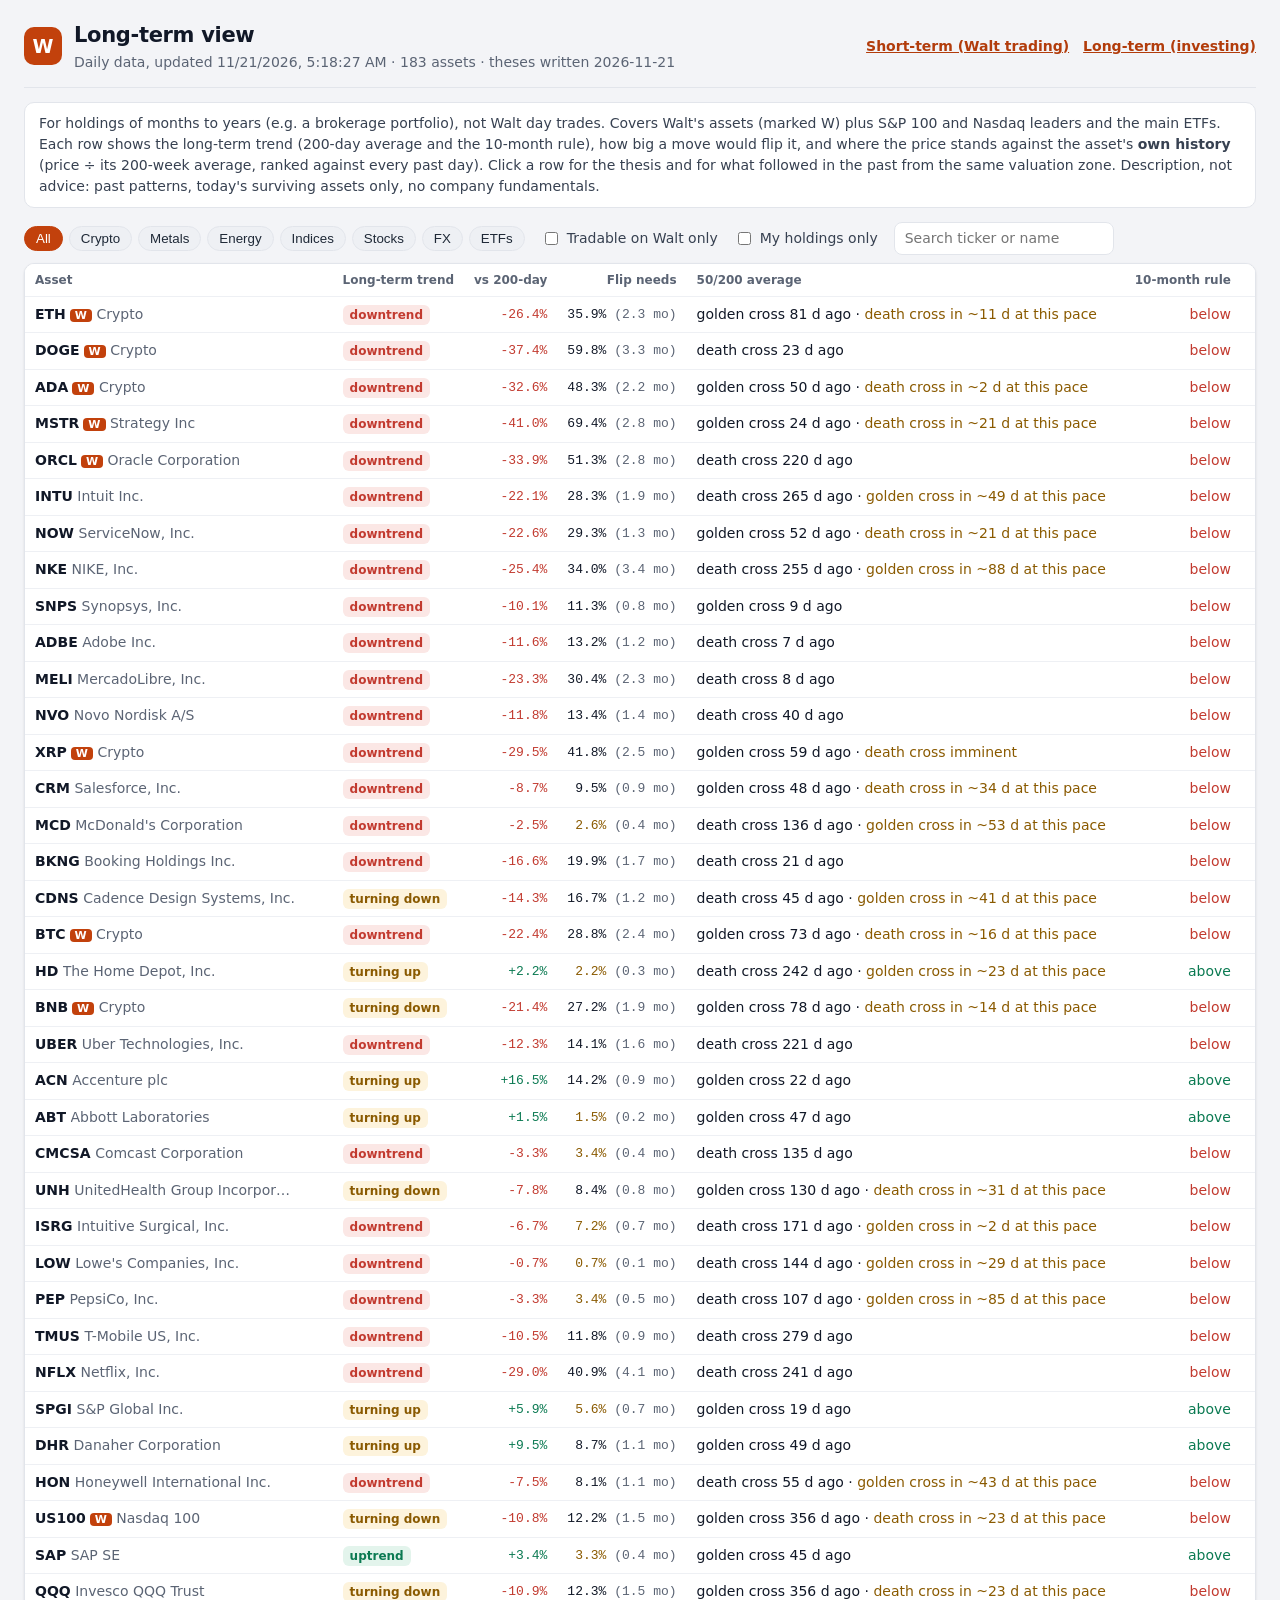
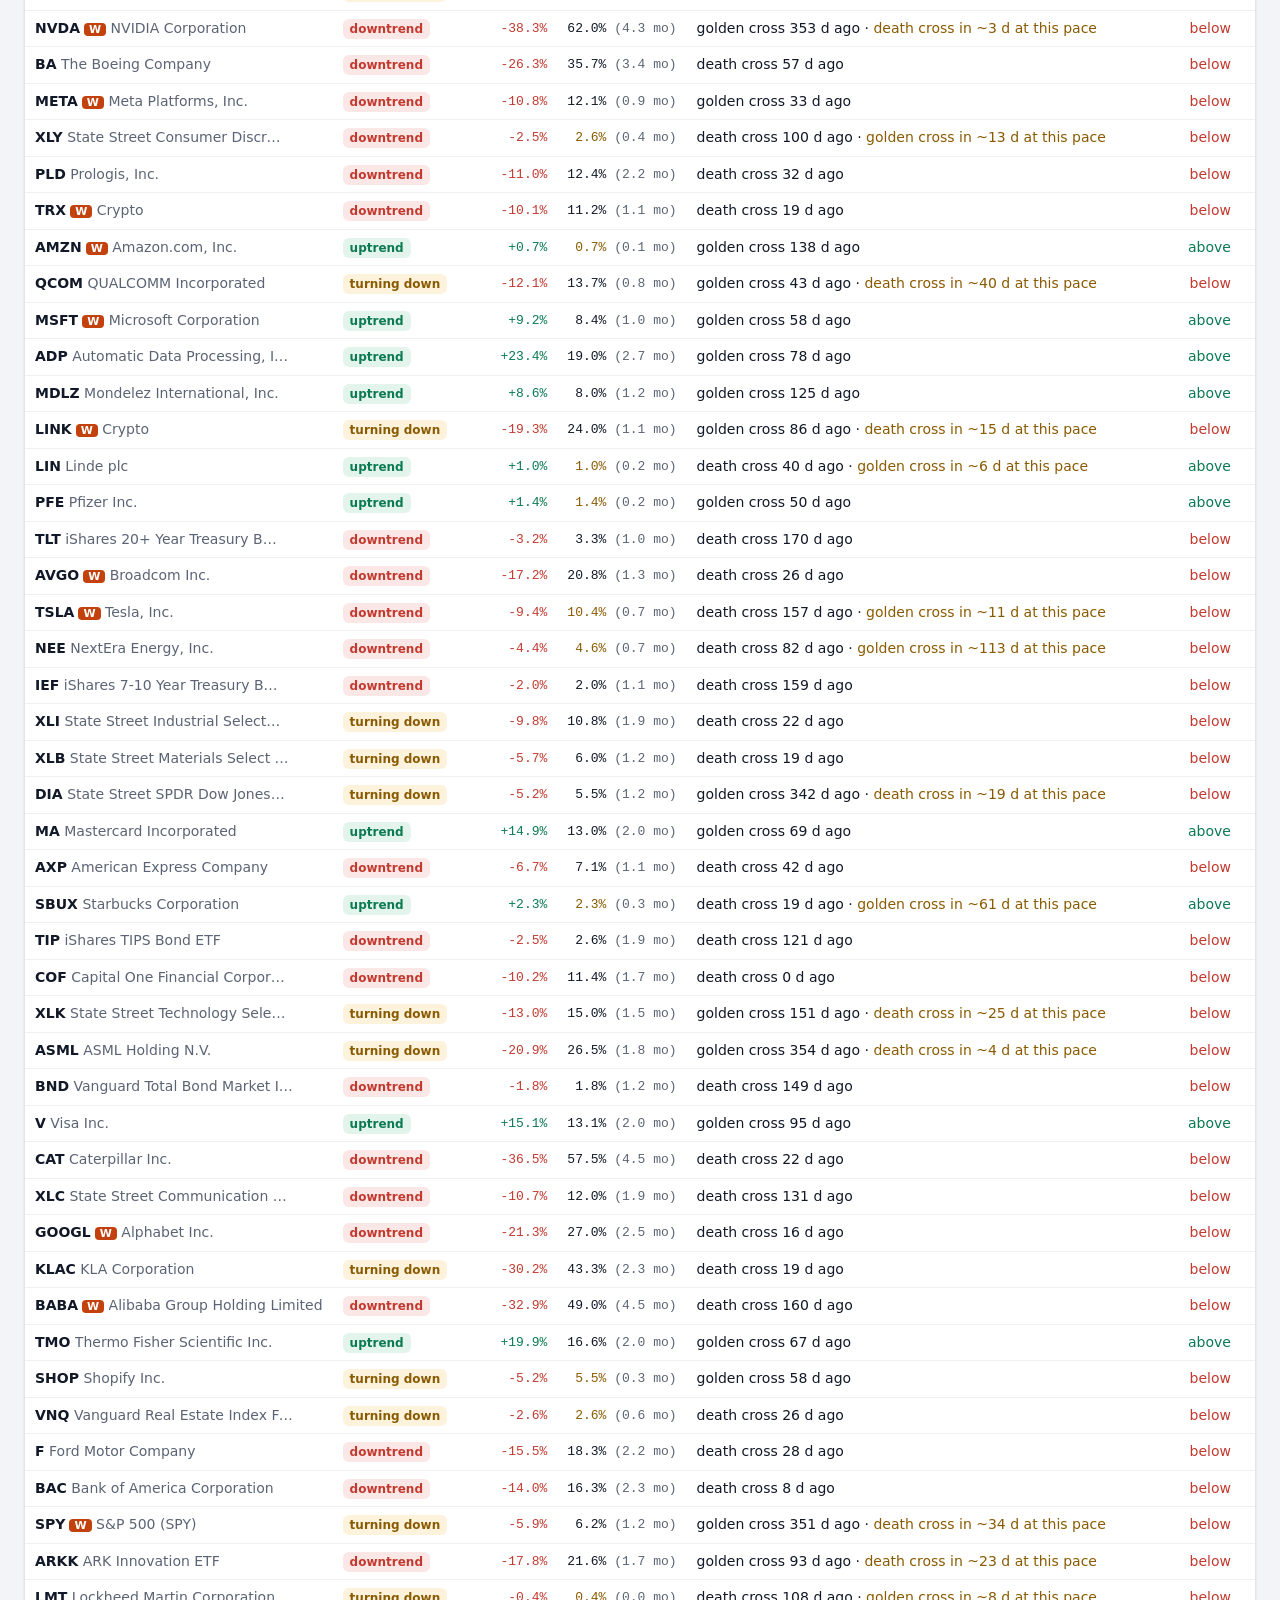
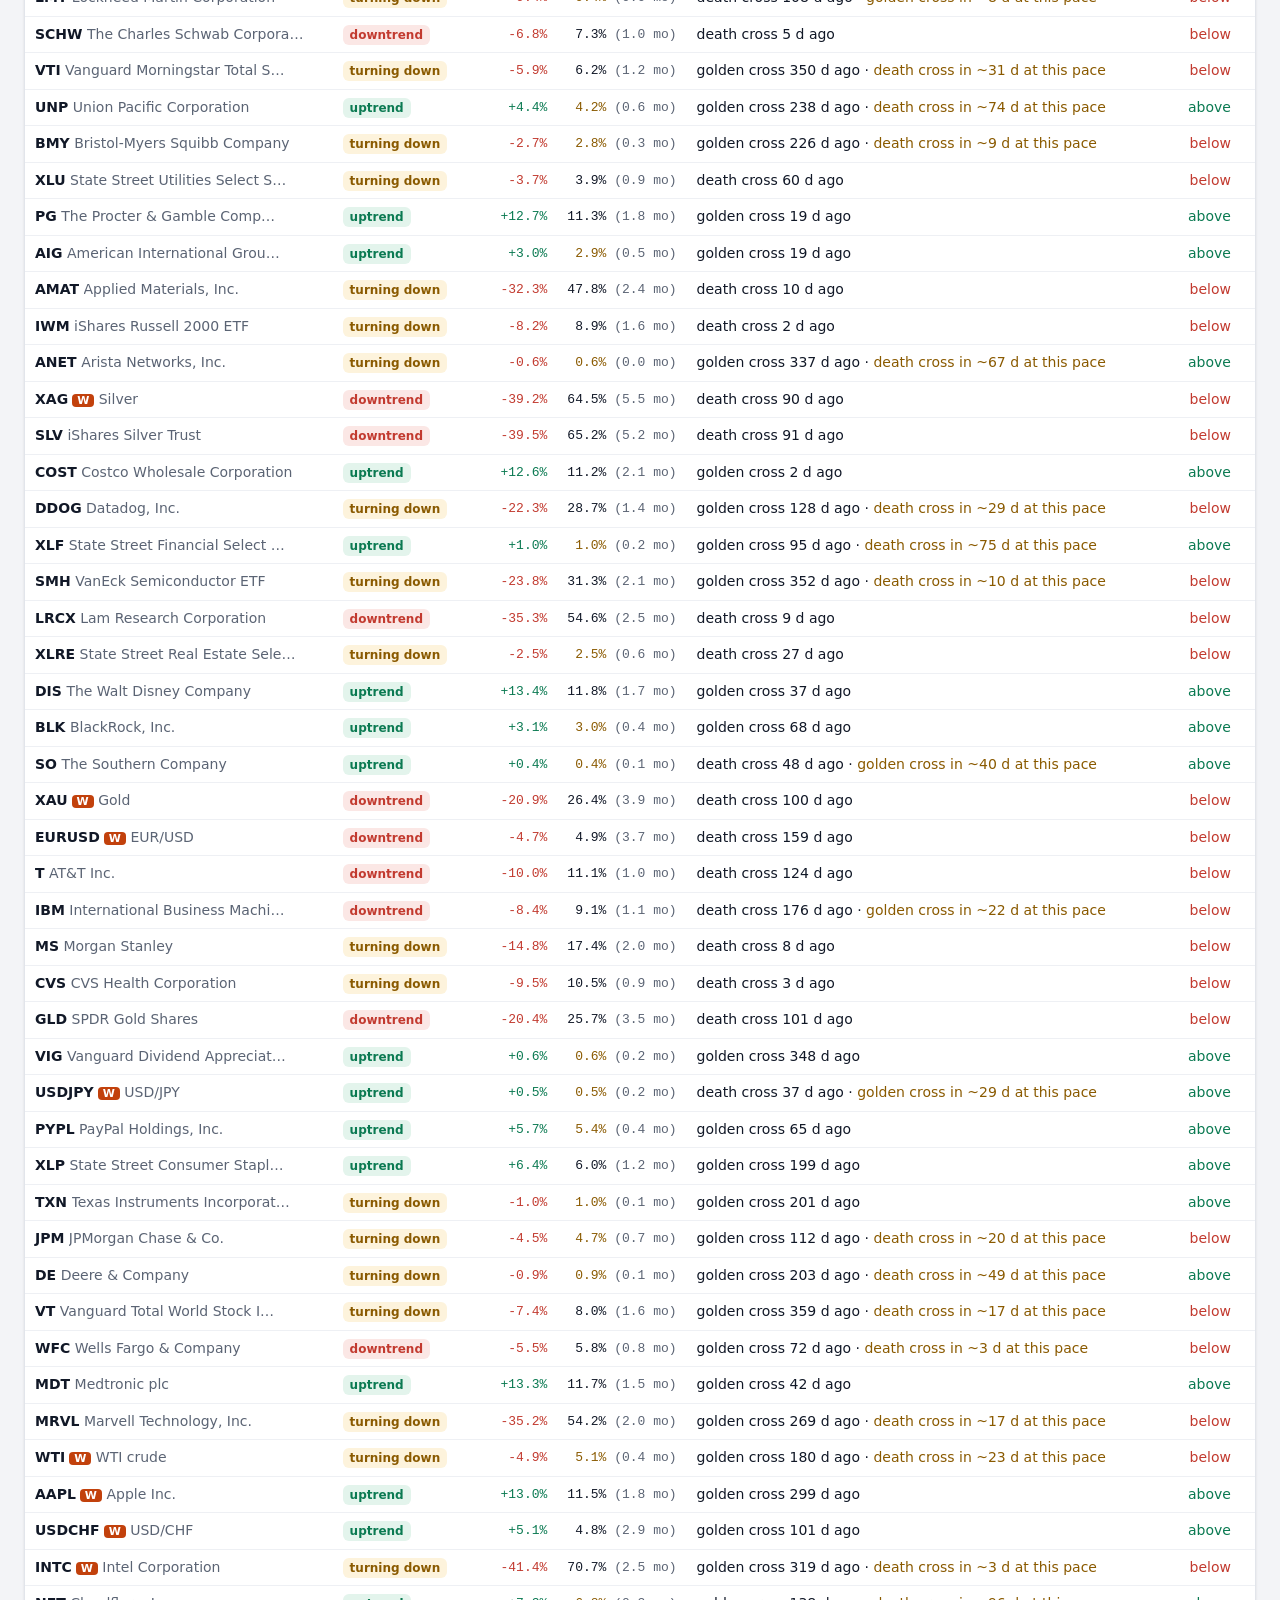
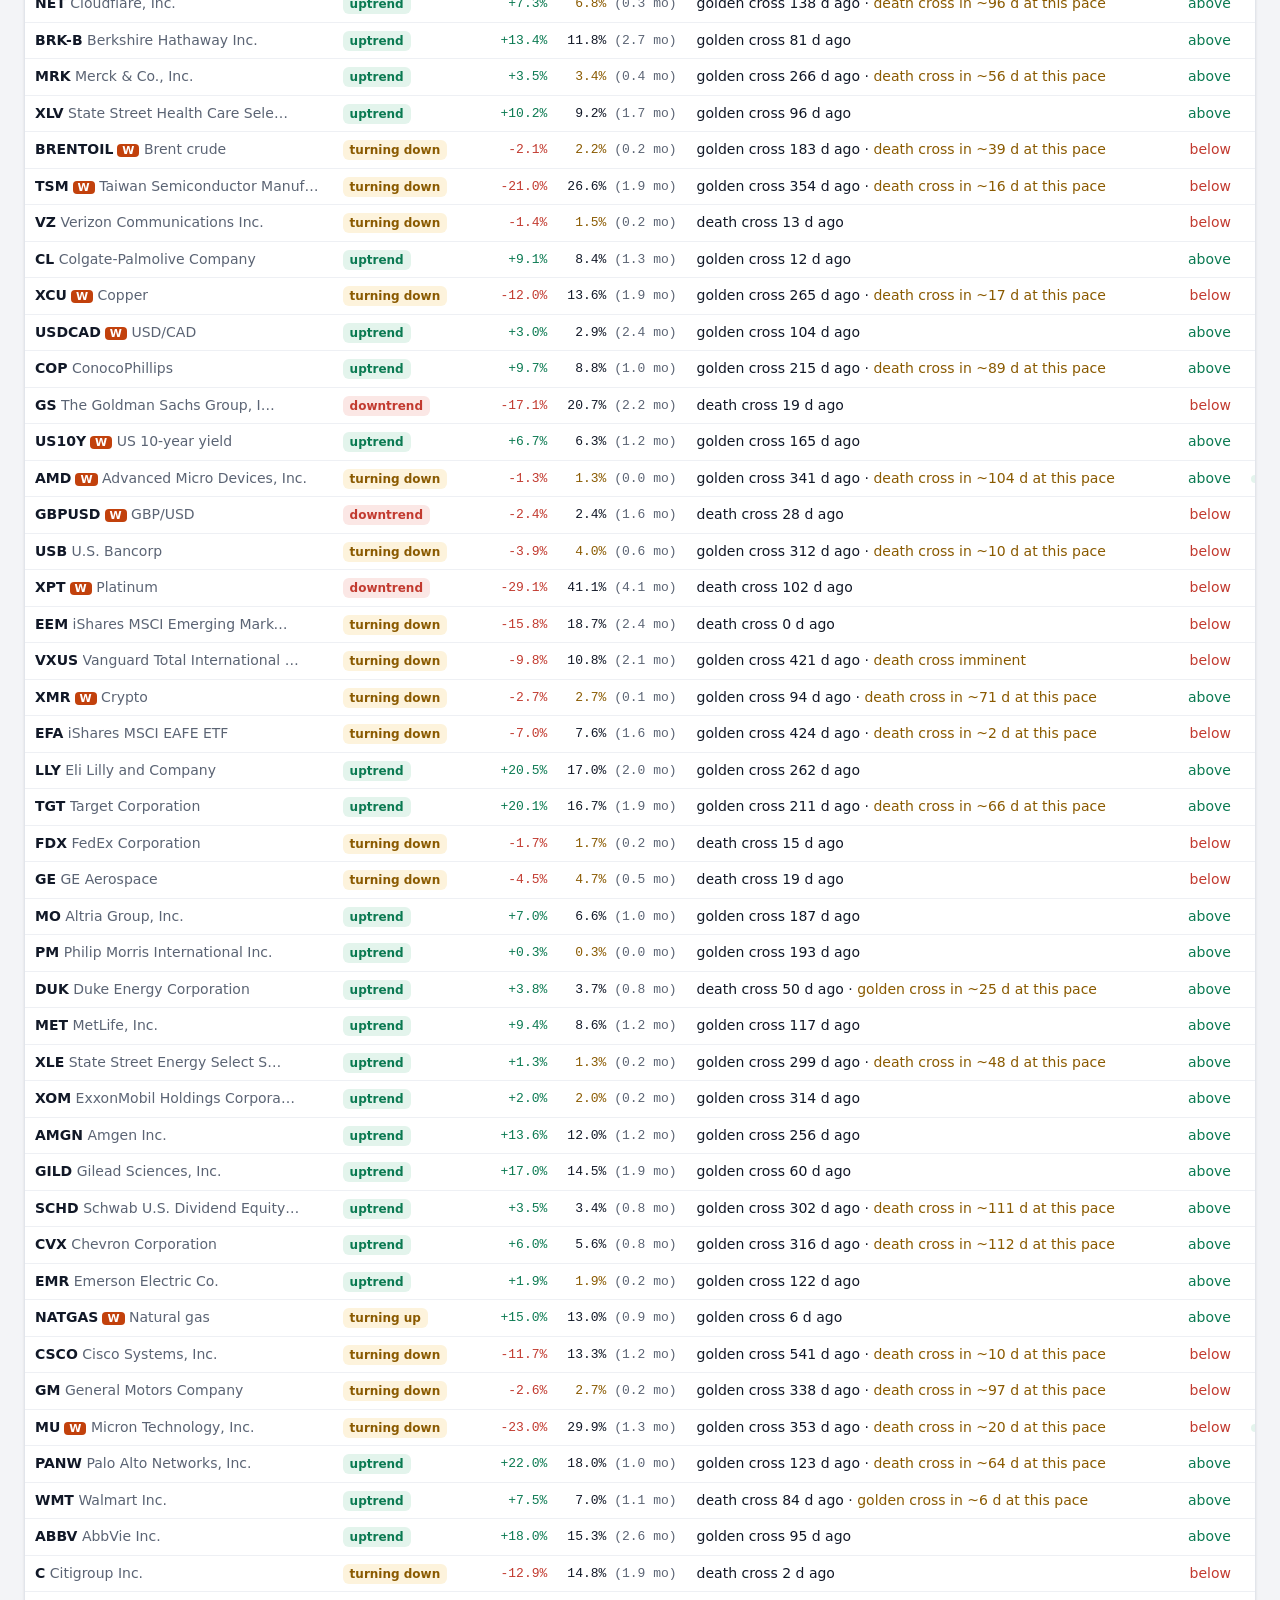
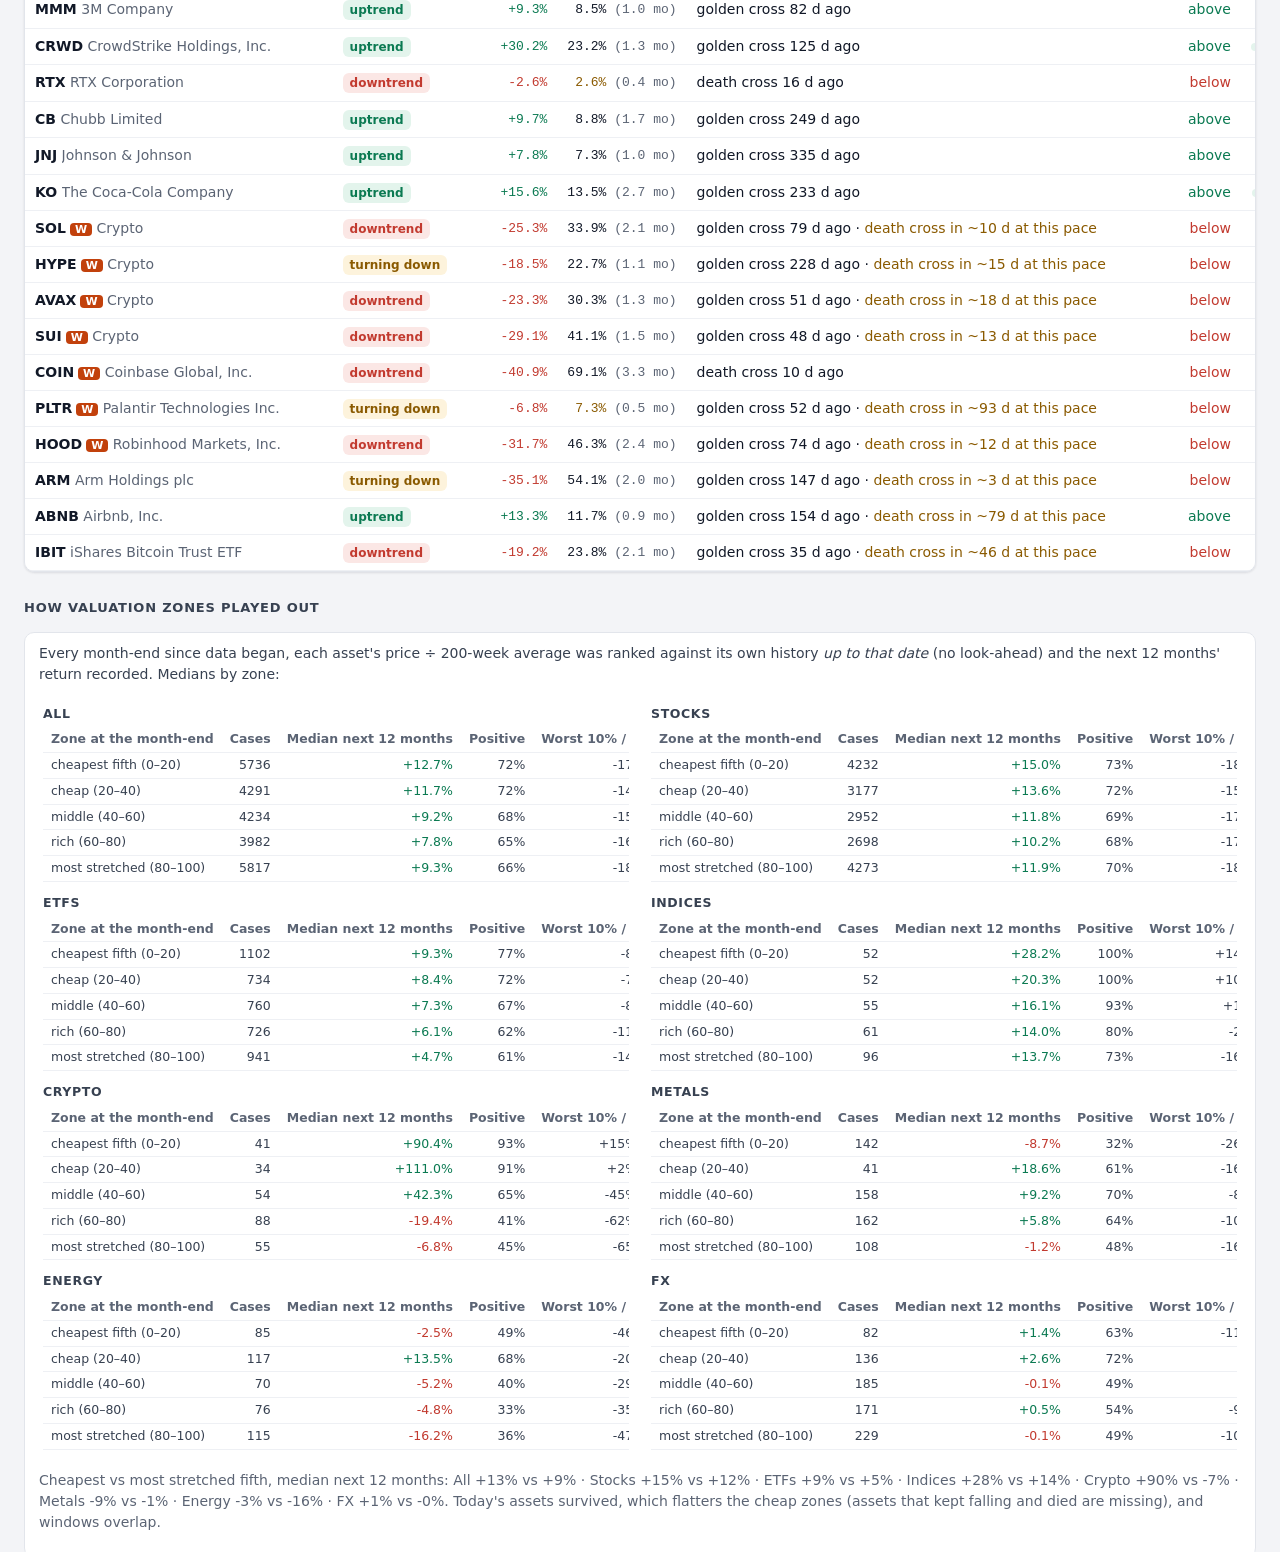
<file: longterm.html>
<!doctype html>
<html lang="en">
<head>
<meta charset="utf-8">
<meta name="viewport" content="width=device-width, initial-scale=1">
<title>Walt markets — long-term view</title>
<style>
:root { color-scheme: light;
  --bg:#f3f4f7; --panel:#ffffff; --panel-2:#f8f9fb; --ink:#111827; --ink-2:#374151; --muted:#5b6474; --line:#e2e5eb; --line-2:#eef0f4;
  --chip:#eef0f4; --chip-ink:#1f2937; --up:#0b7a52; --up-bg:#e3f4ec; --down:#c23a2f; --down-bg:#fbe7e5; --side:#77705f; --side-bg:#f1efe9;
  --accent:#c2410c; --accent-ink:#b23c0b; --on-accent:#ffffff; --warn:#8a5a00; --warn-bg:#fdf3dc;
  --shadow:0 1px 2px rgba(16,24,40,.05), 0 1px 3px rgba(16,24,40,.06); --r:10px;
  --sans: system-ui, -apple-system, "Segoe UI", Roboto, "Helvetica Neue", Arial, sans-serif;
  --mono: ui-monospace, "SF Mono", "Cascadia Mono", "Roboto Mono", Menlo, Consolas, monospace; }
@media (prefers-color-scheme: dark) { :root:not([data-theme=light]) { color-scheme: dark;
  --bg:#0b0f14; --panel:#131920; --panel-2:#171e27; --ink:#e7ecf2; --ink-2:#c9d1db; --muted:#97a3b1; --line:#253040; --line-2:#1c2531;
  --chip:#1c2530; --chip-ink:#dce3ea; --up:#3dd08f; --up-bg:#0f2a20; --down:#ff6f63; --down-bg:#331816; --side:#bdb29b; --side-bg:#24221d;
  --accent:#ff8a3d; --accent-ink:#ffa466; --on-accent:#1b0c00; --warn:#f2c14e; --warn-bg:#2b230e; --shadow:0 1px 2px rgba(0,0,0,.4); } }
:root[data-theme=dark] { color-scheme: dark;
  --bg:#0b0f14; --panel:#131920; --panel-2:#171e27; --ink:#e7ecf2; --ink-2:#c9d1db; --muted:#97a3b1; --line:#253040; --line-2:#1c2531;
  --chip:#1c2530; --chip-ink:#dce3ea; --up:#3dd08f; --up-bg:#0f2a20; --down:#ff6f63; --down-bg:#331816; --side:#bdb29b; --side-bg:#24221d;
  --accent:#ff8a3d; --accent-ink:#ffa466; --on-accent:#1b0c00; --warn:#f2c14e; --warn-bg:#2b230e; --shadow:0 1px 2px rgba(0,0,0,.4); }
* { box-sizing:border-box; }
body { margin:0; background:var(--bg); color:var(--ink); font:14px/1.5 var(--sans); font-variant-numeric:tabular-nums; }
.wrap { max-width:1440px; margin:0 auto; padding:20px 24px 32px; }
.muted { color:var(--muted); } a { color:var(--accent-ink); }
header { display:flex; flex-wrap:wrap; align-items:center; justify-content:space-between; gap:8px 16px; padding-bottom:14px; border-bottom:1px solid var(--line); }
header > div { display:flex; align-items:center; gap:12px; }
.brand { display:grid; place-items:center; width:38px; height:38px; border-radius:10px; background:var(--accent); color:var(--on-accent); font:800 19px/1 var(--sans); }
h1 { margin:0; font-size:21px; font-weight:750; letter-spacing:-.015em; }
nav a { margin-left:14px; font-weight:600; }
.sec { margin:26px 0 10px; font-size:13px; font-weight:700; letter-spacing:.06em; text-transform:uppercase; color:var(--ink-2); }
.note { background:var(--panel); border:1px solid var(--line); border-radius:var(--r); padding:10px 14px; color:var(--ink-2); margin-top:14px; }
.chips { display:flex; flex-wrap:wrap; gap:6px; margin:14px 0 4px; }
.tools { display:flex; flex-wrap:wrap; align-items:center; gap:8px 16px; margin:14px 0 8px; }
.tools .chips { margin:0; } .chk { display:flex; gap:6px; align-items:center; color:var(--ink-2); }
#q { font:inherit; background:var(--panel); color:var(--ink); border:1px solid var(--line); border-radius:8px; padding:5px 10px; min-width:220px; }
.wb { font-size:11px; font-weight:700; border-radius:4px; padding:0 5px; background:var(--accent); color:var(--on-accent); margin-left:4px; }
.name { max-width:220px; overflow:hidden; text-overflow:ellipsis; display:inline-block; vertical-align:bottom; }
#holdings { margin-top:14px; background:var(--panel); border:2px solid var(--accent); border-radius:var(--r); padding:12px 14px; }
#holdings h2 { margin:0 0 4px; font-size:16px; } #holdings table { min-width:900px; }
.flag { display:inline-block; margin:1px 4px 1px 0; padding:0 6px; border-radius:5px; font-size:12px; background:var(--warn-bg); color:var(--warn); }
.held { font-size:11px; font-weight:700; border-radius:4px; padding:0 5px; background:var(--ink); color:var(--bg); margin-left:4px; }
.chips button { border:1px solid var(--line); background:var(--chip); color:var(--chip-ink); border-radius:999px; padding:4px 11px; cursor:pointer; }
.chips button[aria-pressed=true] { background:var(--accent); color:var(--on-accent); border-color:var(--accent); }
.tablewrap { overflow-x:auto; background:var(--panel); border:1px solid var(--line); border-radius:var(--r); box-shadow:var(--shadow); }
table { border-collapse:collapse; width:100%; min-width:980px; }
th, td { padding:7px 10px; text-align:right; border-bottom:1px solid var(--line-2); white-space:nowrap; }
th { font-size:12px; color:var(--muted); font-weight:600; cursor:pointer; position:sticky; top:0; background:var(--panel); }
th:first-child, td:first-child, th.l, td.l { text-align:left; }
tbody tr.row { cursor:pointer; } tbody tr.row:hover { background:var(--panel-2); }
.num { font-family:var(--mono); font-size:13px; }
.up { color:var(--up); } .down { color:var(--down); } .mid { color:var(--warn); }
.tag { display:inline-block; border-radius:6px; padding:1px 7px; font-size:12px; font-weight:600; }
.t-uptrend { background:var(--up-bg); color:var(--up); } .t-downtrend { background:var(--down-bg); color:var(--down); }
.t-turning { background:var(--warn-bg); color:var(--warn); }
.bar5 { display:inline-block; width:70px; height:8px; border-radius:4px; background:linear-gradient(90deg,var(--up-bg),var(--chip),var(--down-bg)); position:relative; vertical-align:middle; }
.bar5 i { position:absolute; top:-3px; width:3px; height:14px; background:var(--ink); border-radius:2px; }
tr.detail td { white-space:normal; text-align:left; background:var(--panel-2); }
.grid2 { display:grid; grid-template-columns:repeat(auto-fit,minmax(260px,1fr)); gap:12px 22px; padding:6px 4px; }
.grid2 h4 { margin:0 0 4px; font-size:12.5px; text-transform:uppercase; letter-spacing:.05em; color:var(--ink-2); }
.grid2 ul { margin:0; padding-left:18px; } .grid2 p { margin:0 0 6px; }
.ev { border-collapse:collapse; min-width:0; width:auto; margin-top:4px; } .ev td, .ev th { padding:3px 8px; font-size:12.5px; }
.evgrid { grid-template-columns:repeat(auto-fit,minmax(470px,1fr)); } .evgrid > div { overflow-x:auto; }
.ev th { position:static; cursor:default; }
.ev tr.me td { font-weight:700; background:var(--warn-bg); }
@media (max-width:640px) { .wrap { padding:14px 16px 24px; } nav a { margin:0 12px 0 0; } }
</style>
</head>
<body>
<div class="wrap">
<header>
  <div><span class="brand" aria-hidden="true">W</span><div><h1>Long-term view</h1>
    <div class="muted" id="meta">Loading…</div></div></div>
  <nav><a href="index.html">Short-term (Walt trading)</a><a href="longterm.html" aria-current="page">Long-term (investing)</a></nav>
</header>

<div class="note">For holdings of months to years (e.g. a brokerage portfolio), not Walt day trades. Covers Walt's assets (marked W) plus S&amp;P 100 and Nasdaq leaders and the main ETFs. Each row shows the
  long-term trend (200-day average and the 10-month rule), how big a move would flip it, and where the price stands
  against the asset's <b>own history</b> (price ÷ its 200-week average, ranked against every past day). Click a row for
  the thesis and for what followed in the past from the same valuation zone. Description, not advice: past
  patterns, today's surviving assets only, no company fundamentals.</div>

<section id="holdings" hidden></section>
<div class="tools"><div class="chips" id="groups"></div>
  <label class="chk"><input type="checkbox" id="waltonly"> Tradable on Walt only</label>
  <label class="chk" id="heldwrap" hidden><input type="checkbox" id="heldonly"> My holdings only</label>
  <input type="search" id="q" placeholder="Search ticker or name" aria-label="Search ticker or name"></div>
<div class="tablewrap"><table>
  <thead><tr>
    <th data-k="symbol" class="l">Asset</th><th data-k="regime" class="l">Long-term trend</th><th data-k="vs200">vs 200-day</th>
    <th data-k="flip" title="How far the price must move to cross its 200-day average, in normal months of movement">Flip needs</th>
    <th data-k="cross" class="l">50/200 average</th><th data-k="tenm">10-month rule</th>
    <th data-k="pct" title="Price ÷ 200-week average, ranked against the asset's own history: 0 = cheapest ever, 100 = most stretched">Valuation vs own history</th>
    <th data-k="ath">From all-time high</th><th data-k="r1y">1 year</th><th data-k="r5y">5 years / yr</th>
  </tr></thead>
  <tbody id="rows"></tbody>
</table></div>

<h2 class="sec">How valuation zones played out</h2>
<div class="note" id="evidence"></div>
<p class="muted" id="foot"></p>
</div>

<script>
const $ = (s) => document.querySelector(s);
let D = null, GROUP = 'All', Q = '', WALT = false, HELDONLY = false, IB = null, HELD = new Set(), SORT = { k: 'pct', dir: 1 }, OPEN = new Set();
const FIFTHS = ['cheapest fifth (0–20)', 'cheap (20–40)', 'middle (40–60)', 'rich (60–80)', 'most stretched (80–100)'];
const sgn = (x, d = 1) => x == null ? '—' : `${x >= 0 ? '+' : ''}${x.toFixed(d)}%`;
const cls = (x) => x == null ? '' : x >= 0 ? 'up' : 'down';
const esc = (s) => String(s ?? '').replace(/[&<>"]/g, (c) => ({ '&': '&amp;', '<': '&lt;', '>': '&gt;', '"': '&quot;' }[c]));
const fmtPx = (v) => v >= 1000 ? v.toLocaleString(undefined, { maximumFractionDigits: 0 }) : v >= 1 ? v.toFixed(2) : v.toPrecision(3);

function key(a, k) {
  const t = a.trend;
  return { symbol: a.symbol, regime: t.regime, vs200: t.vs_200d_pct, flip: a.flip.normal_months, cross: t.sma50_vs_200_pct,
    tenm: t.ten_month === 'above' ? 1 : 0, pct: a.valuation ? a.valuation.percentile : 999, ath: a.from_ath_pct,
    r1y: a.ret['1y'], r5y: a.ret['5y_ann'] }[k];
}

function crossText(t) {
  const c = t.last_cross, now = t.sma50_vs_200_pct >= 0 ? '50 above 200' : '50 below 200';
  let s = c ? `${c.type === 'golden' ? 'golden' : 'death'} cross ${c.days_ago} d ago` : now;
  if (t.days_to_cross != null) s += ` · <span class="mid">${t.next_cross} cross ${t.days_to_cross <= 1 ? 'imminent' : `in ~${t.days_to_cross} d at this pace`}</span>`;
  return s;
}

function zoneText(a) {
  const v = a.valuation;
  if (!v) return '<span class="muted">under 7 years of data</span>';
  return `<span class="bar5" title="${v.percentile}th percentile"><i style="left:calc(${v.percentile}% - 1px)"></i></span> <span class="num">${v.percentile}</span>`
    + ` <span class="muted">(${sgn(v.vs_200w_pct, 0)} vs 200-wk)</span>`;
}

function evidenceTable(group, fifth) {
  const e = D.evidence[group];
  if (!e) return '<p class="muted">Not enough history in this group.</p>';
  let h = `<table class="ev"><tr><th class="l">Zone at the month-end</th><th>Cases</th><th>Median next 12 months</th><th>Positive</th><th>Worst 10% / best 10%</th></tr>`;
  for (let f = 0; f < 5; f++) { const x = e[f]; if (!x) continue;
    h += `<tr class="${f === fifth ? 'me' : ''}"><td class="l">${FIFTHS[f]}</td><td>${x.n}</td><td class="${cls(x.median)}">${sgn(x.median)}</td>`
      + `<td>${Math.round(x.pos_share * 100)}%</td><td>${sgn(x.p10, 0)} / ${sgn(x.p90, 0)}</td></tr>`; }
  return h + '</table>';
}

function detail(a) {
  const t = a.thesis, v = a.valuation, tr = a.trend;
  const list = (xs) => xs && xs.length ? `<ul>${xs.map((x) => `<li>${esc(x)}</li>`).join('')}</ul>` : '<p class="muted">—</p>';
  const flipDir = a.flip.move_pct >= 0 ? 'rise' : 'fall';
  const facts = `<p>Price ${fmtPx(a.price)} (${a.as_of}). The long-term trend is <b>${tr.regime}</b>: ${sgn(tr.vs_200d_pct)} from the 200-day
    average (${fmtPx(a.flip.level)}), which has moved ${sgn(tr.sma200_slope_20d_pct, 2)} in 20 days. To flip it the price would need to
    ${flipDir} <b>${Math.abs(a.flip.move_pct).toFixed(1)}%</b>, about ${a.flip.normal_months.toFixed(1)} normal months of movement
    (a normal month here is ±${a.flip.month_move_pct.toFixed(1)}%). Month-end close is ${tr.ten_month ?? '—'} its 10-month average
    (${tr.ten_month_avg ? fmtPx(tr.ten_month_avg) : '—'}).</p>
    <p>Valuation: ${v ? `price is ${sgn(v.vs_200w_pct, 0)} vs its 200-week average, the <b>${v.percentile}th percentile</b> of ${v.history_years} years of its own history` : 'not enough history for a 200-week comparison'};
    ${sgn(a.from_ath_pct, 0)} from its all-time high; ${a.range5y_pos != null ? `${Math.round(a.range5y_pos)}% of the way up its 5-year range` : ''}.
    Returns: 1 month ${sgn(a.ret['1m'])}, 3 months ${sgn(a.ret['3m'])}, 1 year ${sgn(a.ret['1y'])}, 3 years ${sgn(a.ret['3y_ann'])}/yr, 5 years ${sgn(a.ret['5y_ann'])}/yr.</p>`;
  const th = t ? `<div class="grid2">
      <div><h4>What it is</h4><p>${esc(t.what)}</p><h4>Time scale</h4><p>${esc(t.horizon)}</p></div>
      <div><h4>Bull case</h4>${list(t.bull)}</div><div><h4>Bear case</h4>${list(t.bear)}</div>
      <div><h4>Long-term drivers</h4>${list(t.drivers)}</div><div><h4>Signposts that would change the picture</h4>${list(t.watch)}</div></div>`
    : '<p class="muted">No thesis written yet.</p>';
  const fifth = v ? Math.min(4, Math.floor(v.percentile / 20)) : -1;
  const ev = a.symbol === 'US10Y' ? '<p class="muted">A yield, not a price: no valuation history.</p>'
    : `<h4>What followed from each valuation zone (${esc(a.group)}, all assets in the group, month-ends)</h4>${evidenceTable(a.group, fifth)}`;
  return `<div class="grid2"><div style="grid-column:1/-1">${facts}</div></div>${th}<div class="grid2"><div style="grid-column:1/-1">${ev}
    <p class="muted">Overlapping 12-month windows and booms shared across assets make these look more certain than they are.</p></div></div>`;
}

function render() {
  const groups = ['All', ...new Set(D.assets.map((a) => a.group))];
  $('#groups').innerHTML = groups.map((g) => `<button aria-pressed="${g === GROUP}" data-g="${g}">${g}</button>`).join('');
  const xs = D.assets.filter((a) => (GROUP === 'All' || a.group === GROUP) && (!WALT || a.walt) && (!HELDONLY || HELD.has(a.symbol))
    && (!Q || a.symbol.toLowerCase().includes(Q) || (a.name || '').toLowerCase().includes(Q))).slice()
    .sort((a, b) => { const x = key(a, SORT.k), y = key(b, SORT.k);
      return (typeof x === 'string' ? x.localeCompare(y) : (x ?? 1e9) - (y ?? 1e9)) * SORT.dir; });
  $('#rows').innerHTML = xs.map((a) => {
    const t = a.trend, reg = t.regime.startsWith('turning') ? 'turning' : t.regime;
    const row = `<tr class="row" data-s="${a.symbol}"><td><b>${a.symbol}</b>${a.walt ? '<span class="wb" title="Tradable on Walt">W</span>' : ''}${HELD.has(a.symbol) ? '<span class="held" title="In your IBKR portfolio">HELD</span>' : ''} <span class="muted name" title="${esc(a.name)}">${esc(a.name !== a.symbol ? a.name : a.group)}</span></td>
      <td class="l"><span class="tag t-${reg}">${t.regime}</span></td>
      <td class="num ${cls(t.vs_200d_pct)}">${sgn(t.vs_200d_pct)}</td>
      <td class="num ${a.flip.normal_months < 0.75 ? 'mid' : ''}">${Math.abs(a.flip.move_pct).toFixed(1)}% <span class="muted">(${a.flip.normal_months.toFixed(1)} mo)</span></td>
      <td class="l">${crossText(t)}</td><td class="${t.ten_month === 'above' ? 'up' : 'down'}">${t.ten_month ?? '—'}</td>
      <td>${zoneText(a)}</td><td class="num">${sgn(a.from_ath_pct, 0)}</td>
      <td class="num ${cls(a.ret['1y'])}">${sgn(a.ret['1y'], 0)}</td><td class="num ${cls(a.ret['5y_ann'])}">${sgn(a.ret['5y_ann'], 0)}</td></tr>`;
    return row + (OPEN.has(a.symbol) ? `<tr class="detail"><td colspan="10">${detail(a)}</td></tr>` : '');
  }).join('');
}

/* ---- Your IBKR holdings: read from the private store with the sync key kept in this browser (never in the repo). ---- */
const IBKR_API = 'https://walt-positions.mrsupetbred.workers.dev/ibkr';
let SYNC = '';
try { SYNC = localStorage.getItem('waltSyncKey') || ''; } catch {}
if (location.hash.startsWith('#sync=')) {
  try { SYNC = decodeURIComponent(location.hash.slice(6)); localStorage.setItem('waltSyncKey', SYNC); } catch {}
  history.replaceState(null, '', location.pathname);
}
const holdingSym = (h) => (h.symbol || '').toUpperCase().replace(/[ .]/g, '-');

function flagsFor(a) {
  const f = [], t = a.trend;
  if (t.last_cross && t.last_cross.days_ago <= 30) f.push(`${t.last_cross.type} cross ${t.last_cross.days_ago} d ago`);
  if (t.days_to_cross != null && t.days_to_cross <= 20) f.push(`${t.next_cross} cross ${t.days_to_cross <= 1 ? 'imminent' : `in ~${t.days_to_cross} d`}`);
  if (a.flip.normal_months < 0.75) f.push('near a long-term trend flip');
  if (t.regime.startsWith('turning')) f.push(`trend ${t.regime}`);
  if (a.valuation && a.valuation.percentile >= 90) f.push('most stretched decile of its history');
  if (a.valuation && a.valuation.percentile <= 10) f.push('cheapest decile of its history');
  return f;
}

function renderHoldings() {
  const box = $('#holdings');
  if (!IB || !IB.holdings || !IB.holdings.length) { box.hidden = true; return; }
  const bySym = Object.fromEntries(D.assets.map((a) => [a.symbol, a]));
  const total = IB.holdings.reduce((s, h) => s + (h.value_usd || 0), 0);
  let upW = 0, downW = 0;
  const rows = IB.holdings.slice().sort((x, y) => (y.value_usd || 0) - (x.value_usd || 0)).map((h) => {
    const a = bySym[holdingSym(h)], w = total ? (h.value_usd || 0) / total * 100 : null;
    if (a && a.trend.regime === 'uptrend') upW += w || 0;
    if (a && a.trend.regime === 'downtrend') downW += w || 0;
    const reg = a ? (a.trend.regime.startsWith('turning') ? 'turning' : a.trend.regime) : '';
    return `<tr${a ? ` class="row" data-s="${a.symbol}"` : ''}><td><b>${esc(h.symbol)}</b> <span class="muted name">${esc(h.name || (a && a.name) || '')}</span></td>
      <td class="num">${h.value_usd != null ? Math.round(h.value_usd).toLocaleString() : '—'}</td><td class="num">${w != null ? w.toFixed(1) + '%' : '—'}</td>
      <td class="num ${cls(h.unrealized_pct)}">${sgn(h.unrealized_pct)}</td>
      ${a ? `<td class="l"><span class="tag t-${reg}">${a.trend.regime}</span></td><td class="num ${cls(a.trend.vs_200d_pct)}">${sgn(a.trend.vs_200d_pct)}</td>
      <td class="num">${Math.abs(a.flip.move_pct).toFixed(1)}% <span class="muted">(${a.flip.normal_months.toFixed(1)} mo)</span></td><td>${zoneText(a)}</td>
      <td class="l">${flagsFor(a).map((x) => `<span class="flag">${x}</span>`).join('') || '<span class="muted">—</span>'}</td>`
      : '<td class="l muted" colspan="5">not in the daily list yet</td>'}</tr>`;
  }).join('');
  const asOf = IB.as_of ? new Date(IB.as_of).toLocaleString() : '—';
  box.hidden = false;
  box.innerHTML = `<h2>Your IBKR holdings</h2>
    <p class="muted" style="margin:0 0 8px">Snapshot ${asOf} · ${IB.holdings.length} holdings · ${Math.round(total).toLocaleString()} USD ·
      ${Math.round(upW)}% of the value in long-term uptrends, ${Math.round(downW)}% in downtrends. Visible only in this browser (sync key);
      click a row for the thesis and history. Flags are facts to review, not instructions.</p>
    <div class="tablewrap"><table><thead><tr><th class="l">Holding</th><th>Value USD</th><th>Weight</th><th>Your gain</th><th class="l">Long-term trend</th>
      <th>vs 200-day</th><th>Flip needs</th><th>Valuation vs own history</th><th class="l">Flags</th></tr></thead><tbody>${rows}</tbody></table></div>`;
}

async function loadHoldings() {
  if (!SYNC) return;
  try {
    const r = await fetch(IBKR_API, { headers: { Authorization: 'Bearer ' + SYNC }, cache: 'no-store' });
    if (!r.ok) return;
    IB = await r.json();
    // holdings outside the public list, analysed by the private sync: add them to the table for this browser only
    const have = new Set(D.assets.map((x) => x.symbol));
    Object.values(IB.extra || {}).forEach((x) => { if (!have.has(x.symbol)) D.assets.push({ ...x, private: true }); });
    HELD = new Set((IB.holdings || []).map(holdingSym));
    $('#heldwrap').hidden = !HELD.size;
    renderHoldings(); render();
  } catch {}
}

function renderEvidence() {
  const order = ['All', 'Stocks', 'ETFs', 'Indices', 'Crypto', 'Metals', 'Energy', 'FX'];
  $('#evidence').innerHTML = `<p style="margin-top:0">Every month-end since data began, each asset's price ÷ 200-week average was ranked against
    its own history <i>up to that date</i> (no look-ahead) and the next 12 months' return recorded. Medians by zone:</p>
    <div class="grid2 evgrid">${order.filter((g) => D.evidence[g]).map((g) => `<div><h4>${g}</h4>${evidenceTable(g, -1)}</div>`).join('')}</div>
    <p class="muted">Cheapest vs most stretched fifth, median next 12 months: ${order.filter((g) => D.evidence[g]?.[0] && D.evidence[g]?.[4])
      .map((g) => `${g} ${sgn(D.evidence[g][0].median, 0)} vs ${sgn(D.evidence[g][4].median, 0)}`).join(' · ')}.
    Today's assets survived, which flatters the cheap zones (assets that kept falling and died are missing), and windows overlap.</p>`;
}

document.addEventListener('input', (e) => {
  if (e.target.id === 'q') { Q = e.target.value.trim().toLowerCase(); render(); }
  if (e.target.id === 'waltonly') { WALT = e.target.checked; render(); }
  if (e.target.id === 'heldonly') { HELDONLY = e.target.checked; render(); }
});
document.addEventListener('click', (e) => {
  const g = e.target.closest('[data-g]'); if (g) { GROUP = g.dataset.g; render(); return; }
  const th = e.target.closest('th[data-k]');
  if (th) { SORT = { k: th.dataset.k, dir: SORT.k === th.dataset.k ? -SORT.dir : 1 }; render(); return; }
  const r = e.target.closest('tr.row');
  if (r) { const s = r.dataset.s, fromHoldings = !!r.closest('#holdings');
    if (fromHoldings) OPEN.add(s); else OPEN.has(s) ? OPEN.delete(s) : OPEN.add(s);
    render();
    if (fromHoldings) document.querySelector(`#rows tr.row[data-s="${s}"]`)?.scrollIntoView({ block: 'start', behavior: 'smooth' }); }
});

fetch('bot/data/market/longterm.json', { cache: 'no-cache' }).then((r) => r.json()).then((d) => {
  D = d;
  $('#meta').textContent = `Daily data, updated ${new Date(d.updated).toLocaleString()} · ${d.assets.length} assets`
    + (d.theses_updated ? ` · theses written ${d.theses_updated}` : '');
  const err = Object.keys(d.errors || {});
  $('#foot').textContent = (err.length ? `No data this time for: ${err.join(', ')}. ` : '') + 'Prices: Yahoo Finance daily closes (futures for commodities). Not financial advice.';
  render(); renderEvidence(); loadHoldings();
}).catch((e) => { $('#meta').textContent = 'Could not load the long-term data: ' + e.message; });
</script>
</body>
</html>
</file>
<file: extras.css>
﻿#extras-header { margin-top: 12px; }
.extras-summary, #extras-sync { color: var(--muted); font-size: 12px; }
.extras-warning { margin-bottom: 8px; }
#extras-sync { margin-top: 20px; display: flex; gap: 8px; align-items: center; flex-wrap: wrap; }
#extras-sync button, .extras-chart-controls button { color: var(--ink); background: var(--chip); border: 1px solid var(--line); border-radius: 6px; padding: 3px 8px; cursor: pointer; }
.extras-chart-controls { display: flex; gap: 3px; }
.extras-chart-controls button[aria-pressed=true] { background: var(--panel); color: var(--accent); border-color: var(--accent); }
.extras-volume { display: block; width: 100%; height: 24px; margin-top: -10px; }
.extras-badges { display: flex; gap: 8px; flex-wrap: wrap; font-size: 11px; }
.extras-age.fresh { color: var(--up); } .extras-age.aging { color: var(--warn); } .extras-age.old { color: var(--down); }
.extras-closed { color: var(--muted); border: 1px solid var(--line); background: var(--chip); border-radius: 999px; padding: 1px 6px; font: 11px var(--sans); }
.extras-frozen { color: var(--muted) !important; opacity: .7; }
.extras-journal-body { padding: 0 16px 14px; overflow-wrap: anywhere; }
.extras-trade { padding: 7px 0; border-top: 1px solid var(--line); }
@media (max-width: 375px) { .extras-journal-body { padding-inline: 10px; } }
.bt-line { font-size:12px; padding:4px 8px; border-radius:6px; border:1px solid var(--line); }
.bt-line.ok { color:var(--up); } .bt-line.bad { color:var(--down); } .bt-line.mid { color:var(--muted); }
#bt-overall { display:grid; gap:4px; margin:0 0 12px; }
</file>
